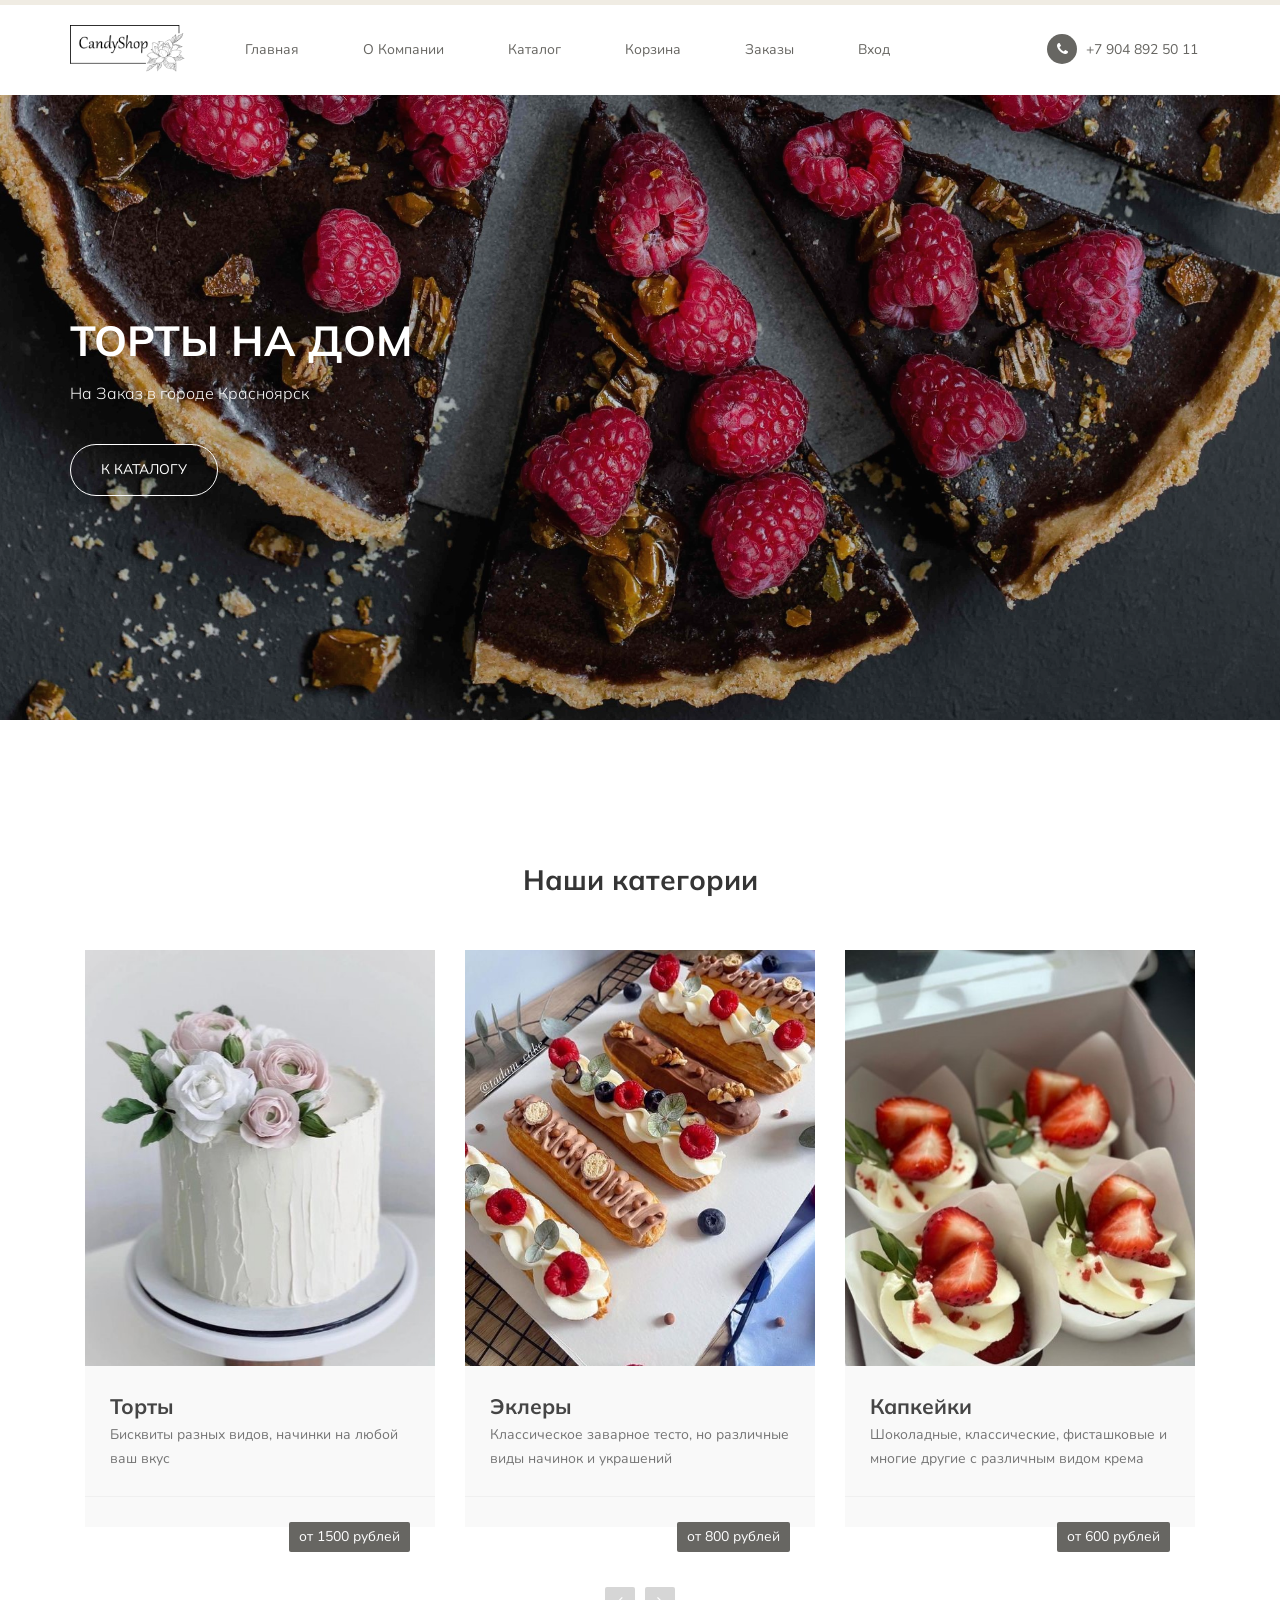
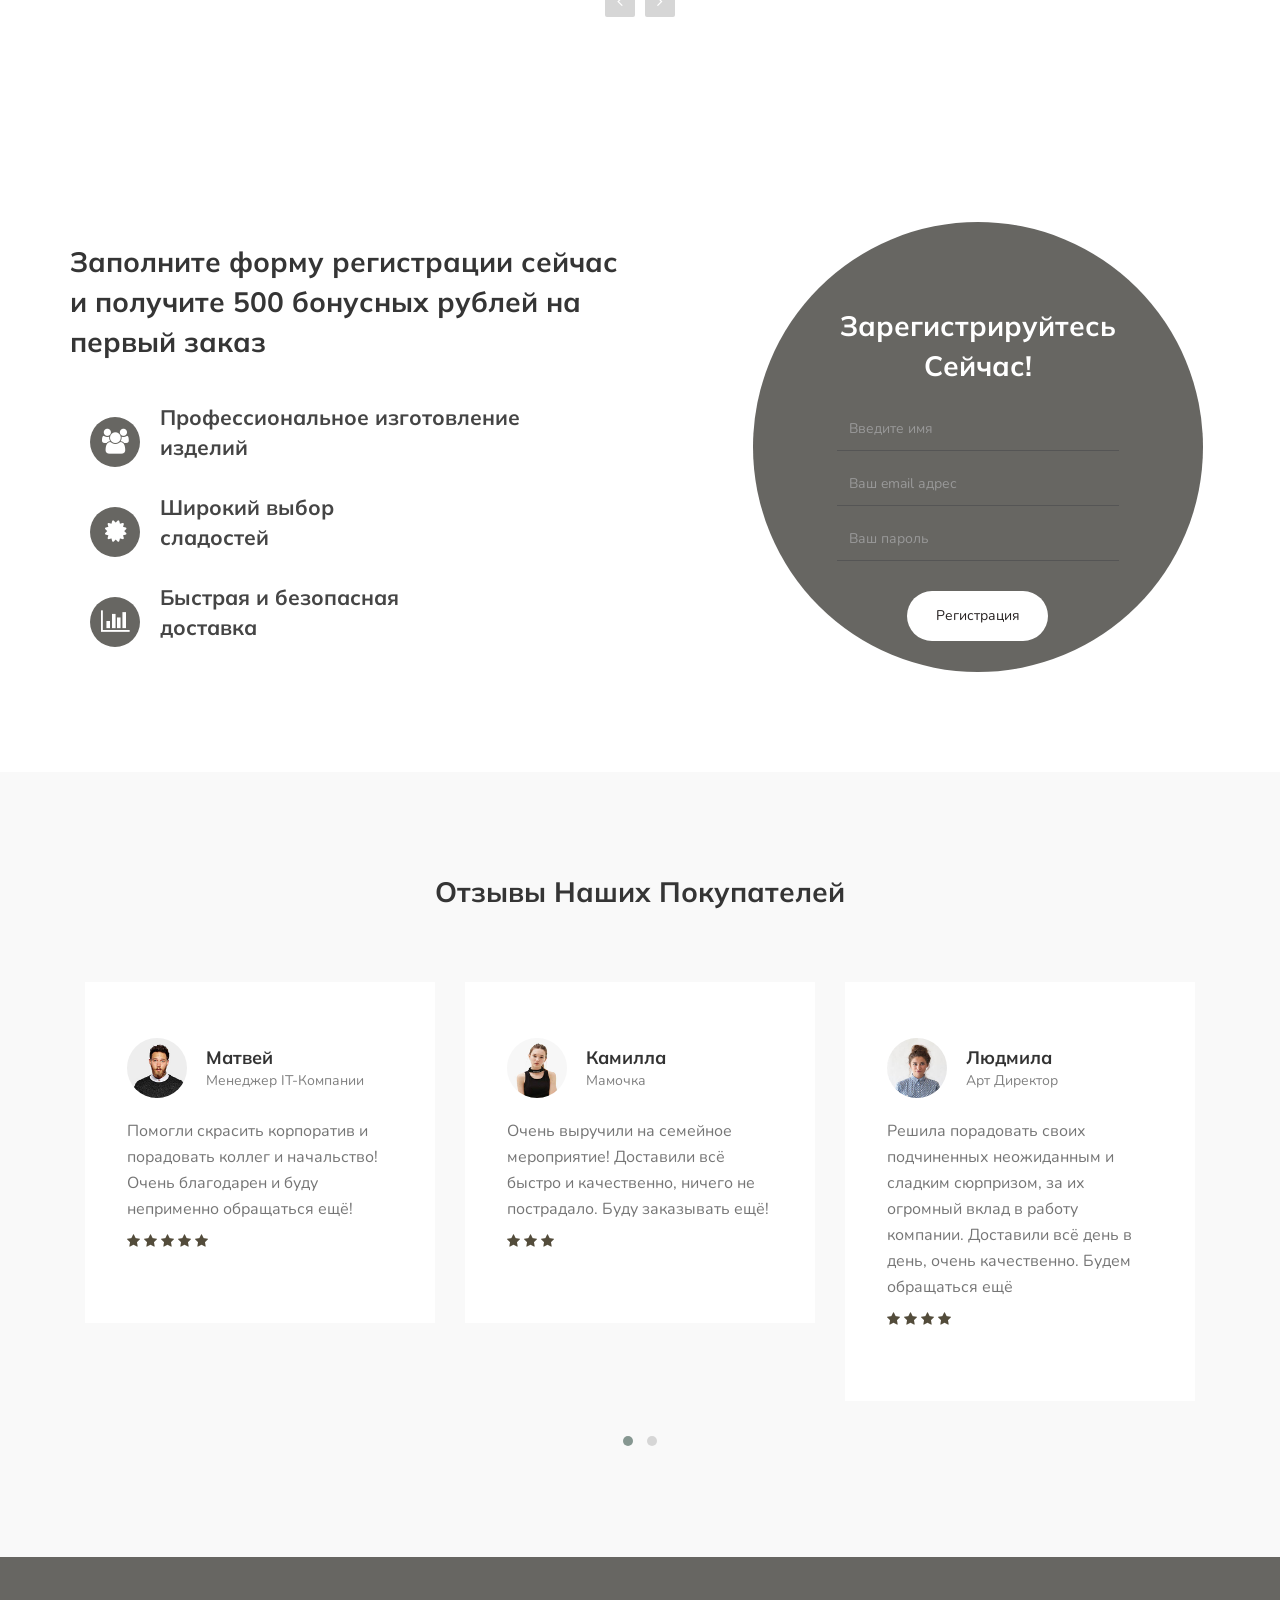
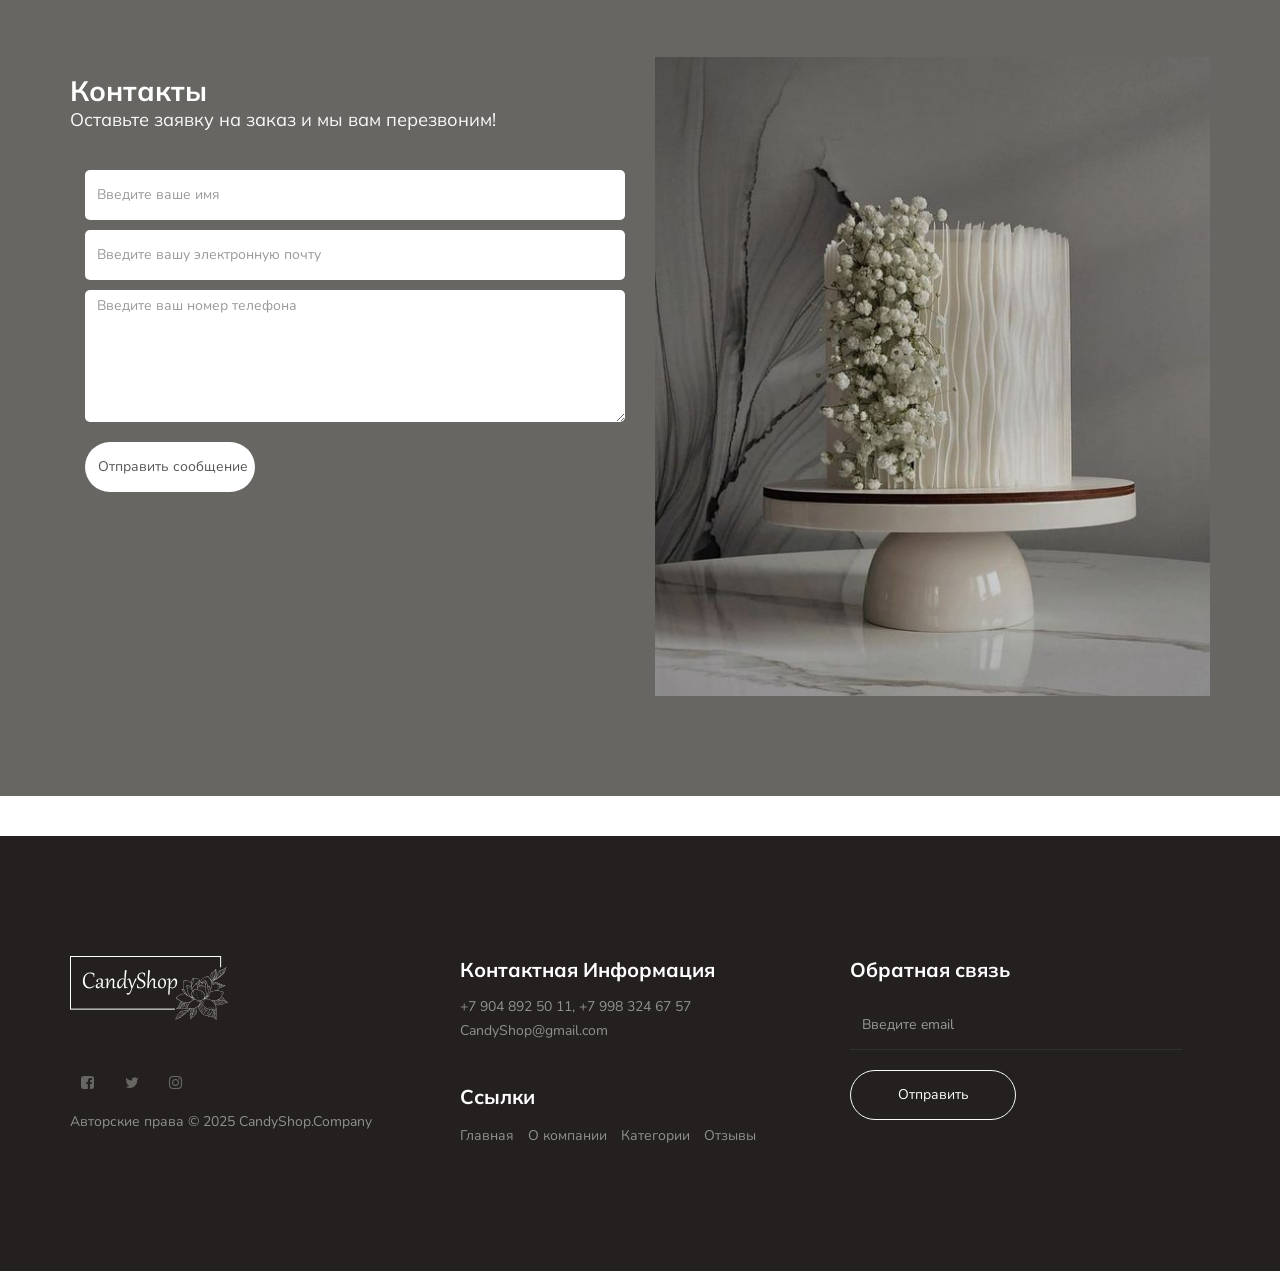
<file: index.html>
<!DOCTYPE html>
<html lang="ru">
<head>

     <title>CandyShop</title>
<!-- 

Known Template 

http://www.templatemo.com/tm-516-known

-->
     <meta charset="UTF-8">
     <meta http-equiv="X-UA-Compatible" content="IE=Edge">
     <meta name="description" content="">
     <meta name="keywords" content="">
     <meta name="author" content="">
     <meta name="viewport" content="width=device-width, initial-scale=1, maximum-scale=1">

     <link rel="stylesheet" href="css/bootstrap.min.css">
     <link rel="stylesheet" href="css/font-awesome.min.css">
     <link rel="stylesheet" href="css/owl.carousel.css">
     <link rel="stylesheet" href="css/owl.theme.default.min.css">

     <!-- подключение css -->
     <link rel="stylesheet" href="css/style.css.css">

</head>
<body id="top" data-spy="scroll" data-target=".navbar-collapse" data-offset="50">

     <section class="preloader">
          <div class="spinner">

               <span class="spinner-rotate"></span>
               
          </div>
     </section>


<!-- Меню -->
<section class="navbar custom-navbar navbar-fixed-top" role="navigation" style="padding-top: 10px; padding-bottom: 10px;">
  <div class="container" style="display: flex; align-items: center; justify-content: space-between;">
    <!-- Логотип -->
    <a href="index.html" class="navbar-brand" style="display: flex; align-items: center;">
      <img src="images/логотип.png" alt="CandyShop Logo" style="height: 50px; width: auto;">
    </a>
    <!-- Меню -->
    <div class="collapse navbar-collapse" style="flex: 1; margin-left: 20px;">
      <ul class="nav navbar-nav navbar-nav-first" style="display: flex; justify-content: flex-start; margin: 0; padding: 0;">
        <li style="margin-right: 20px;"><a href="index.html" class="smoothScroll">Главная</a></li>
        <li style="margin-right: 20px;"><a href="about.html" class="smoothScroll">О Компании</a></li>
        <li style="margin-right: 20px;"><a href="catalog.html" class="smoothScroll">Каталог</a></li>
        <li style="margin-right: 20px;"><a href="cart.html" class="smoothScroll">Корзина</a></li>
        <li style="margin-right: 20px;"><a href="orders.html" class="smoothScroll">Заказы</a></li>
        <li><a href="login.html" class="smoothScroll">Вход</a></li>
      </ul>
    </div>
    <!-- Контакт -->
    <ul class="nav navbar-nav navbar-right" style="margin: 0;">
      <li><a href="#"><i class="fa fa-phone"></i> +7 904 892 50 11</a></li>
    </ul>
  </div>
</section>

     <!-- Шапка Сайта -->
     <section id="home">
          <div class="row">

                    <div class="owl-carousel owl-theme home-slider">
                         <div class="item item-first">
                              <div class="caption">
                                   <div class="container">
                                        <div class="col-md-6 col-sm-12">
                                             <h1>ТОРТЫ НА ДОМ</h1>
                                             <h3>На Заказ в городе Красноярск</h3>
                                             <a href="catalog.html" class="section-btn btn btn-default smoothScroll">К КАТАЛОГУ</a>
                                        </div>
                                   </div>
                              </div>
                         </div>
                    </div>
          </div>
     </section>

<main style="padding: 40px 0;">
     <section id="courses">
          <div class="container">
               <div class="row">

                    <div class="col-md-12 col-sm-12">
                         <div class="section-title">
                              <h2>Наши категории <small></small></h2>
                         </div>

                         <div class="owl-carousel owl-theme owl-courses">
                              <div class="col-md-4 col-sm-4">
                                   <div class="item">
                                        <div class="courses-thumb">
                                             <div class="courses-top">
                                                  <div class="courses-image">
                                                       <img src="images/главная/торты.jpg" class="img-responsive" alt="">
                                                  </div>
                                             </div>

                                             <div class="courses-detail">
                                                  <h3><a href="#">Торты</a></h3>
                                                  <p>Бисквиты разных видов, начинки на любой ваш вкус</p>
                                             </div>

                                             <div class="courses-info">
                                                  <div class="courses-price">
                                                       <a href="#"><span>от 1500 рублей</span></a>
                                                  </div>
                                             </div>
                                        </div>
                                   </div>
                              </div>

                              <div class="col-md-4 col-sm-4">
                                   <div class="item">
                                        <div class="courses-thumb">
                                             <div class="courses-top">
                                                  <div class="courses-image">
                                                       <img src="images/главная/эклеры 10.jpg" class="img-responsive" alt="">
                                                  </div>
                                             </div>

                                             <div class="courses-detail">
                                                  <h3><a href="#">Эклеры</a></h3>
                                                  <p>Классическое заварное тесто, но различные виды начинок и украшений</p>
                                             </div>

                                             <div class="courses-info">
                                                  <div class="courses-price">
                                                       <a href="#"><span>от 800 рублей</span></a>
                                                  </div>
                                             </div>
                                        </div>
                                   </div>
                              </div>

                              <div class="col-md-4 col-sm-4">
                                   <div class="item">
                                        <div class="courses-thumb">
                                             <div class="courses-top">
                                                  <div class="courses-image">
                                                       <img src="images/главная/капкейки 12.jpg" class="img-responsive" alt="">
                                                  </div>
                                             </div>

                                             <div class="courses-detail">
                                                  <h3><a href="#">Капкейки</a></h3>
                                                  <p>Шоколадные, классические, фисташковые и многие другие с различным видом крема</p>
                                             </div>

                                             <div class="courses-info">
                                                  <div class="courses-price free">
                                                       <a href="#"><span>от 600 рублей</span></a>
                                                  </div>
                                             </div>
                                        </div>
                                   </div>
                              </div>

                              <div class="col-md-4 col-sm-4">
                                   <div class="item">
                                        <div class="courses-thumb">
                                             <div class="courses-top">
                                                  <div class="courses-image">
                                                       <img src="images/главная/чизкейк.jpg" class="img-responsive" alt="">
                                                  </div>
                                             </div>

                                             <div class="courses-detail">
                                                  <h3><a href="#">Чизкейки</a></h3>
                                                  <p>Ягодные, шоколадные, классические и многое другое</p>
                                             </div>

                                             <div class="courses-info">
                                                  <div class="courses-price">
                                                       <a href="#"><span>от 1000 рублей</span></a>
                                                  </div>
                                             </div>
                                        </div>
                                   </div>
                              </div>

                              <div class="col-md-4 col-sm-4">
                                   <div class="item">
                                        <div class="courses-thumb">
                                             <div class="courses-top">
                                                  <div class="courses-image">
                                                       <img src="images/главная/111.jpg" class="img-responsive" alt="">
                                                  </div>
                                             </div>

                                             <div class="courses-detail">
                                                  <h3><a href="#">Бенто Торт</a></h3>
                                                  <p>Всё те же любимые торты, но в меньшей и удобной форме для вас</p>
                                             </div>

                                             <div class="courses-info">
                                                  <div class="courses-price free">
                                                       <a href="#"><span>от 500 рублей</span></a>
                                                  </div>
                                             </div>
                                        </div>
                                   </div>
                              </div>

                         </div>

               </div>
          </div>
     </section>

          <!-- ABOUT -->
          <section id="about">
               <div class="container">
                    <div class="row">
     
                         <div class="col-md-6 col-sm-12">
                              <div class="about-info">
                                   <h2>Заполните форму регистрации сейчас и получите 500 бонусных рублей на первый заказ</h2>
     
                                   <figure>
                                        <span><i class="fa fa-users"></i></span>
                                        <figcaption>
                                             <h3>Профессиональное изготовление изделий</h3>
                                             <p></p>
                                        </figcaption>
                                   </figure>
     
                                   <figure>
                                        <span><i class="fa fa-certificate"></i></span>
                                        <figcaption>
                                             <h3>Широкий выбор сладостей</h3>
                                             <p></p>
                                        </figcaption>
                                   </figure>
     
                                   <figure>
                                        <span><i class="fa fa-bar-chart-o"></i></span>
                                        <figcaption>
                                             <h3>Быстрая и безопасная доставка</h3>
                                             <p></p>
                                        </figcaption>
                                   </figure>
                              </div>
                         </div>
     
                         <div class="col-md-offset-1 col-md-4 col-sm-12">
                              <div class="entry-form">
                                   <form action="#" method="post">
                                        <h2>Зарегистрируйтесь Сейчас!</h2>
                                        <input type="text" name="full name" class="form-control" placeholder="Введите имя" required="">
     
                                        <input type="email" name="email" class="form-control" placeholder="Ваш email адрес" required="">
     
                                        <input type="password" name="password" class="form-control" placeholder="Ваш пароль" required="">
     
                                        <button class="submit-btn form-control" id="form-submit">Регистрация</button>
                                   </form>
                              </div>
                         </div>
     
                    </div>
               </div>
          </section>

     <!-- TESTIMONIAL -->
     <section id="testimonial">
          <div class="container">
               <div class="row">

                    <div class="col-md-12 col-sm-12">
                         <div class="section-title">
                              <h2>Отзывы Наших Покупателей <small></small></h2>
                         </div>

                         <div class="owl-carousel owl-theme owl-client">
                              <div class="col-md-4 col-sm-4">
                                   <div class="item">
                                        <div class="tst-image">
                                             <img src="images/tst-image1.jpg" class="img-responsive" alt="">
                                        </div>
                                        <div class="tst-author">
                                             <h4>Матвей</h4>
                                             <span>Менеджер IT-Компании</span>
                                        </div>
                                        <p>Помогли скрасить корпоратив и порадовать коллег и начальство! Очень благодарен и буду неприменно обращаться ещё!</p>
                                        <div class="tst-rating">
                                             <i class="fa fa-star"></i>
                                             <i class="fa fa-star"></i>
                                             <i class="fa fa-star"></i>
                                             <i class="fa fa-star"></i>
                                             <i class="fa fa-star"></i>
                                        </div>
                                   </div>
                              </div>

                              <div class="col-md-4 col-sm-4">
                                   <div class="item">
                                        <div class="tst-image">
                                             <img src="images/tst-image2.jpg" class="img-responsive" alt="">
                                        </div>
                                        <div class="tst-author">
                                             <h4>Камилла</h4>
                                             <span>Мамочка</span>
                                        </div>
                                        <p>Очень выручили на семейное мероприятие! Доставили всё быстро и качественно, ничего не пострадало. Буду заказывать ещё!</p>
                                        <div class="tst-rating">
                                             <i class="fa fa-star"></i>
                                             <i class="fa fa-star"></i>
                                             <i class="fa fa-star"></i>
                                        </div>
                                   </div>
                              </div>

                              <div class="col-md-4 col-sm-4">
                                   <div class="item">
                                        <div class="tst-image">
                                             <img src="images/tst-image3.jpg" class="img-responsive" alt="">
                                        </div>
                                        <div class="tst-author">
                                             <h4>Людмила</h4>
                                             <span>Арт Директор</span>
                                        </div>
                                        <p>Решила порадовать своих подчиненных неожиданным и сладким сюрпризом, за их огромный вклад в работу компании. Доставили всё день в день, очень качественно. Будем обращаться ещё</p>
                                        <div class="tst-rating">
                                             <i class="fa fa-star"></i>
                                             <i class="fa fa-star"></i>
                                             <i class="fa fa-star"></i>
                                             <i class="fa fa-star"></i>
                                        </div>
                                   </div>
                              </div>

                              <div class="col-md-4 col-sm-4">
                                   <div class="item">
                                        <div class="tst-image">
                                             <img src="images/tst-image4.jpg" class="img-responsive" alt="">
                                        </div>
                                        <div class="tst-author">
                                             <h4>Андрей Викторович</h4>
                                             <span>Мед Брат</span>
                                        </div>
                                        <p>Порадовал коллег десертами, чтобы скрасить тяжкие рабочие дни.</p>
                                        <div class="tst-rating">
                                             <i class="fa fa-star"></i>
                                             <i class="fa fa-star"></i>
                                             <i class="fa fa-star"></i>
                                             <i class="fa fa-star"></i>
                                        </div>
                                   </div>
                              </div>

                         </div>

               </div>
          </div>
     </section> 


     <!-- Обратная связь -->
     <section id="contact">
          <div class="container">
               <div class="row">

                    <div class="col-md-6 col-sm-12">
                         <form id="contact-form" role="form" action="" method="post">
                              <div class="section-title">
                                   <h2>Контакты <small>Оставьте заявку на заказ и мы вам перезвоним!</small></h2>
                              </div>

                              <div class="col-md-12 col-sm-12">
                                   <input type="text" class="form-control" placeholder="Введите ваше имя" name="name" required="">
                    
                                   <input type="email" class="form-control" placeholder="Введите вашу электронную почту" name="email" required="">

                                   <textarea class="form-control" rows="6" placeholder="Введите ваш номер телефона" name="message" required=""></textarea>
                              </div>

                              <div class="col-md-4 col-sm-12">
                                   <input type="submit" class="form-control" name="Оставьте ваш комментарий" value="Отправить сообщение">
                              </div>

                         </form>
                    </div>

                    <div class="col-md-6 col-sm-12">
                         <div class="contact-image">
                              <img src="images/3ef518510c2d0c9fa53f1ccfd5e5aecd.jpg" class="img-responsive" alt="Smiling Two Girls">
                         </div>
                    </div>

               </div>
          </div>
     </section>       

</main>
     <!-- Футер -->
     <footer id="footer">
          <div class="container">
               <div class="row">

                   <div class="col-md-4 col-sm-6">
                    <div class="footer-info">
                         <div class="section-title">
                              <a href="index.html">
                                  <img src="images/логотип 2.png" alt="CandyShop Logo" style="max-width: 100%; height: auto;">
                              </a>
                          </div>

                              <ul class="social-icon">
                                   <li><a href="#" class="fa fa-facebook-square" attr="facebook icon"></a></li>
                                   <li><a href="#" class="fa fa-twitter"></a></li>
                                   <li><a href="#" class="fa fa-instagram"></a></li>
                              </ul>

                              <div class="copyright-text"> 
                                   <p>Авторские права &copy; 2025 CandyShop.Company</p>
                              </div>
                         </div>
                    </div>

                    <div class="col-md-4 col-sm-6">
                         <div class="footer-info">
                              <div class="section-title">
                                   <h2>Контактная Информация</h2>
                              </div>
                              <address>
                                   <p>+7 904 892 50 11, +7 998 324 67 57</p>
                                   <p><a href="mailto:youremail.com">CandyShop@gmail.com</a></p>
                              </address>

                              <div class="footer_menu">
                                   <h2>Ссылки</h2>
                                   <ul>
                                        <li><a href="#">Главная</a></li>
                                        <li><a href="#">О компании</a></li>
                                        <li><a href="#">Категории</a></li>
                                        <li><a href="#">Отзывы</a></li>
                                   </ul>
                              </div>
                         </div>
                    </div>

                    <div class="col-md-4 col-sm-12">
                         <div class="footer-info newsletter-form">
                              <div class="section-title">
                                   <h2>Обратная связь</h2>
                              </div>
                              <div>
                                   <div class="form-group">
                                        <form action="#" method="get">
                                             <input type="email" class="form-control" placeholder="Введите email" name="email" id="email" required="">
                                             <input type="submit" class="form-control" name="submit" id="form-submit" value="Отправить">
                                        </form>
                                   </div>
                              </div>
                         </div>
                    </div>
                    
               </div>
          </div>
     </footer>


     <!-- SCRIPTS -->
     <script src="js/jquery.js"></script>
     <script src="js/bootstrap.min.js"></script>
     <script src="js/owl.carousel.min.js"></script>
     <script src="js/smoothscroll.js"></script>
     <script src="js/custom.js"></script>

</body>
</html>
</file>
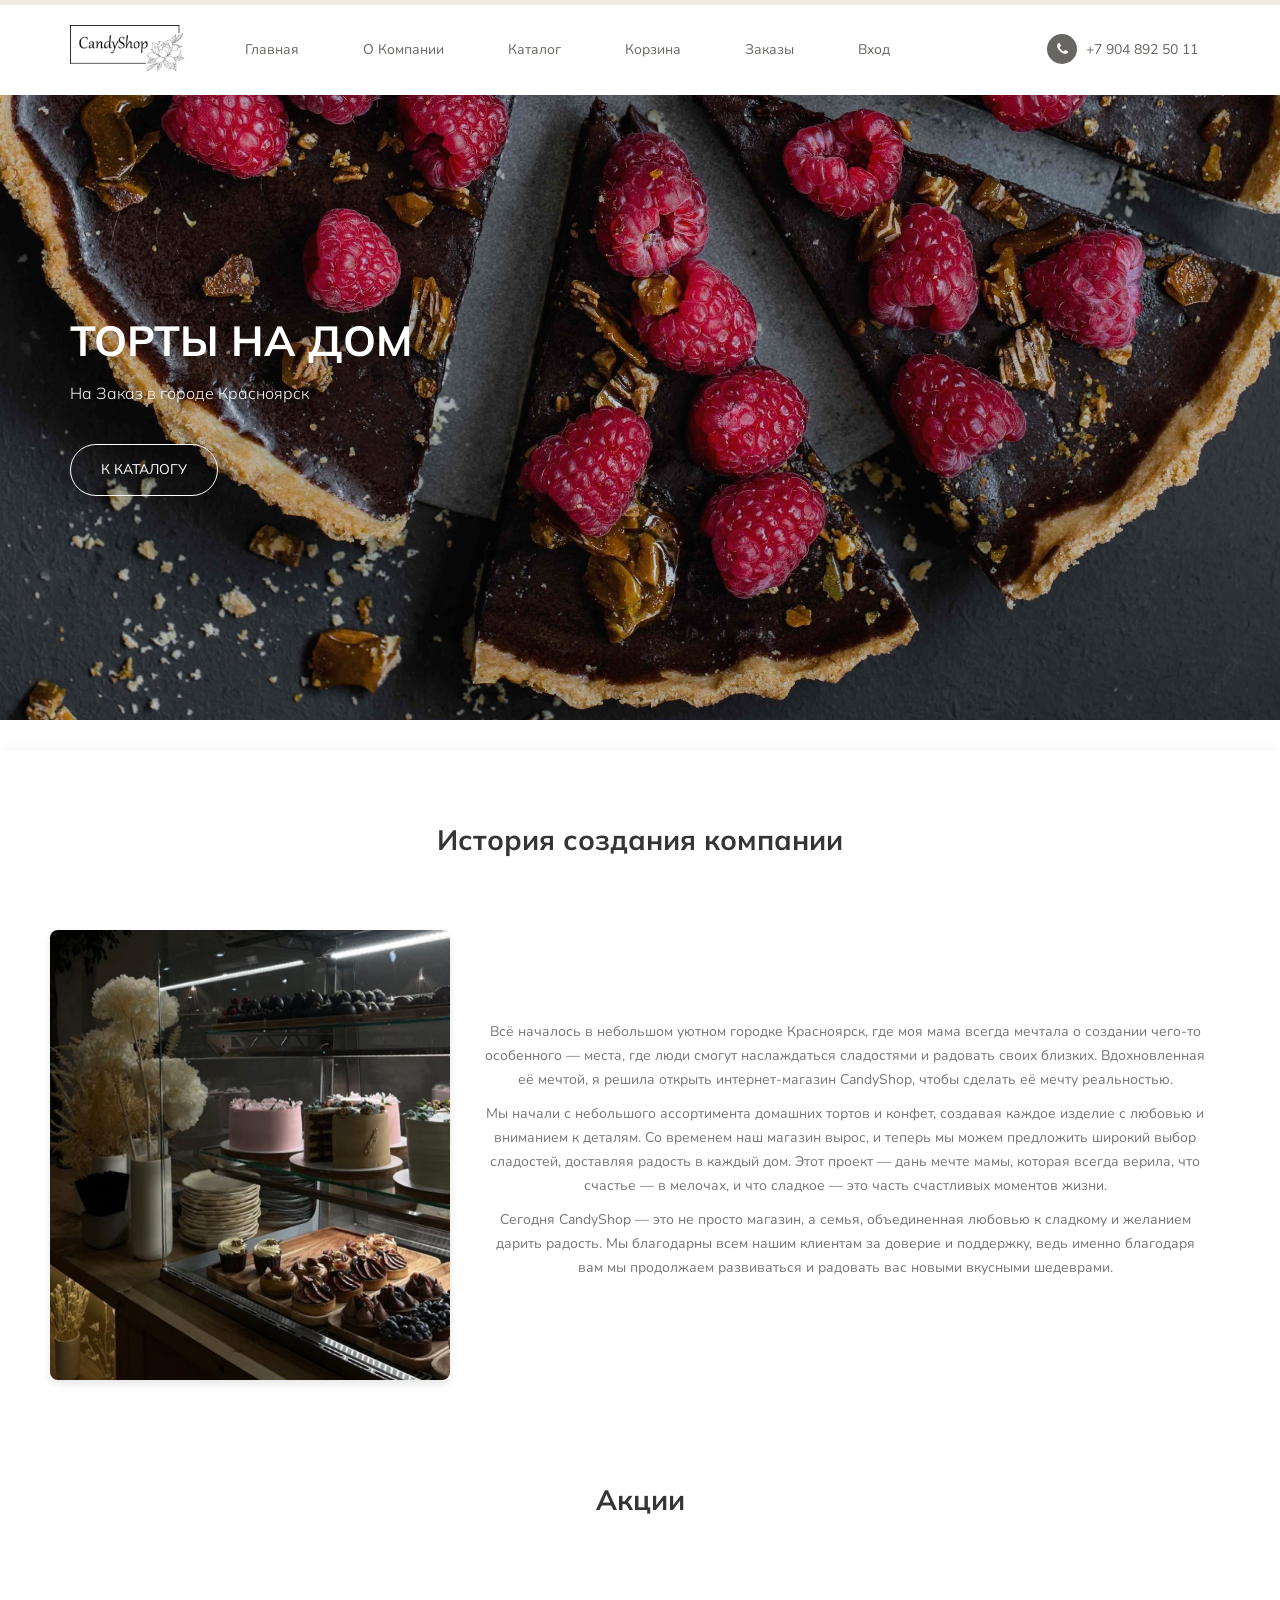
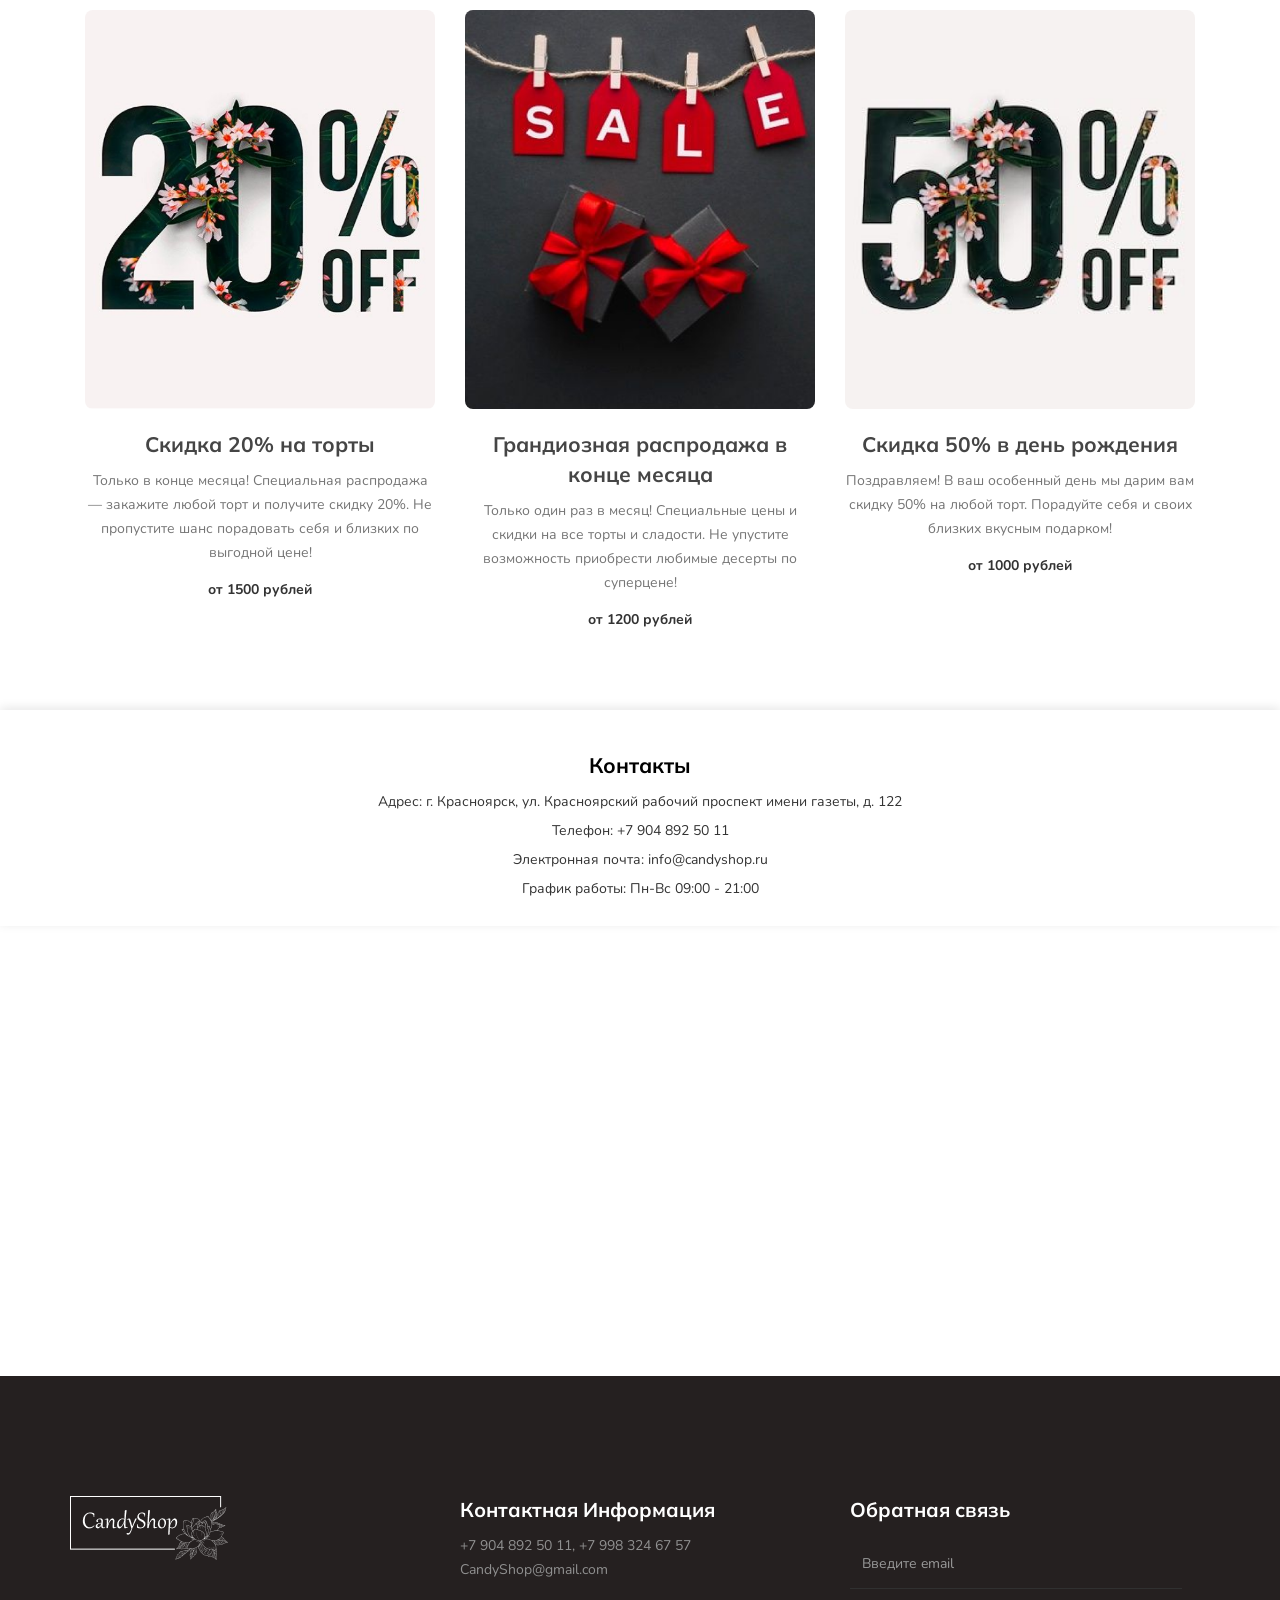
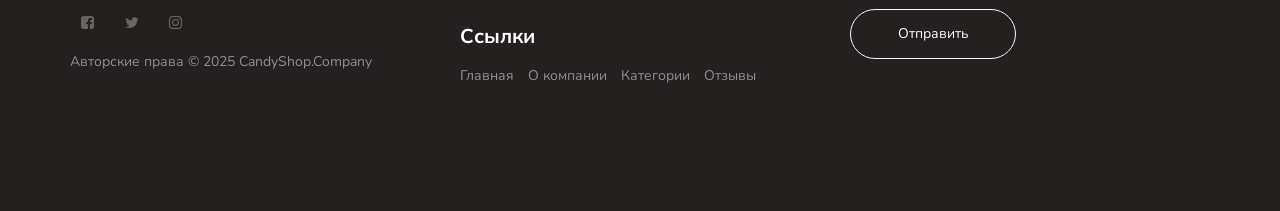
<file: about.html>
<!DOCTYPE html>
<html lang="ru">
<head>

     <title>CandyShop</title>
<!-- 

Known Template 

http://www.templatemo.com/tm-516-known

-->
     <meta charset="UTF-8">
     <meta http-equiv="X-UA-Compatible" content="IE=Edge">
     <meta name="description" content="">
     <meta name="keywords" content="">
     <meta name="author" content="">
     <meta name="viewport" content="width=device-width, initial-scale=1, maximum-scale=1">

     <link rel="stylesheet" href="css/bootstrap.min.css">
     <link rel="stylesheet" href="css/font-awesome.min.css">
     <link rel="stylesheet" href="css/owl.carousel.css">
     <link rel="stylesheet" href="css/owl.theme.default.min.css">

     <!-- подключение css -->
     <link rel="stylesheet" href="css/style.css.css">

</head>
<body id="top" data-spy="scroll" data-target=".navbar-collapse" data-offset="50">

     <section class="preloader">
          <div class="spinner">

               <span class="spinner-rotate"></span>
               
          </div>
     </section>


<!-- Меню -->
<section class="navbar custom-navbar navbar-fixed-top" role="navigation" style="padding-top: 10px; padding-bottom: 10px;">
  <div class="container" style="display: flex; align-items: center; justify-content: space-between;">
    <!-- Логотип -->
    <a href="index.html" class="navbar-brand" style="display: flex; align-items: center;">
      <img src="images/логотип.png" alt="CandyShop Logo" style="height: 50px; width: auto;">
    </a>
    <!-- Меню -->
    <div class="collapse navbar-collapse" style="flex: 1; margin-left: 20px;">
      <ul class="nav navbar-nav navbar-nav-first" style="display: flex; justify-content: flex-start; margin: 0; padding: 0;">
        <li style="margin-right: 20px;"><a href="index.html" class="smoothScroll">Главная</a></li>
        <li style="margin-right: 20px;"><a href="about.html" class="smoothScroll">О Компании</a></li>
        <li style="margin-right: 20px;"><a href="catalog.html" class="smoothScroll">Каталог</a></li>
        <li style="margin-right: 20px;"><a href="cart.html" class="smoothScroll">Корзина</a></li>
        <li style="margin-right: 20px;"><a href="orders.html" class="smoothScroll">Заказы</a></li>
        <li><a href="login.html" class="smoothScroll">Вход</a></li>
      </ul>
    </div>
    <!-- Контакт -->
    <ul class="nav navbar-nav navbar-right" style="margin: 0;">
      <li><a href="#"><i class="fa fa-phone"></i> +7 904 892 50 11</a></li>
    </ul>
  </div>
</section>


     <!-- Шапка Сайта -->
     <section id="home">
          <div class="row">

                    <div class="owl-carousel owl-theme home-slider">
                         <div class="item item-first">
                              <div class="caption">
                                   <div class="container">
                                        <div class="col-md-6 col-sm-12">
                                             <h1>ТОРТЫ НА ДОМ</h1>
                                             <h3>На Заказ в городе Красноярск</h3>
                                             <a href="catalog.html" class="section-btn btn btn-default smoothScroll">К КАТАЛОГУ</a>
                                        </div>
                                   </div>
                              </div>
                         </div>
                    </div>
          </div>
     </section>

<section id="history" style="background-color: #fff; padding: 50px 20px; box-shadow: 0 4px 15px rgba(0,0,0,0.1); margin-top: 30px;">
    <div class="container">
        <h2 class="section-title" style="text-align: center; margin-bottom: 30px;">История создания компании</h2>
        <div class="row align-items-center justify-content-center" style="display: flex; flex-wrap: wrap; align-items: center;">
            <!-- Большая фотография слева -->
            <div class="col-md-4 d-flex justify-content-center mb-4 mb-md-0" style="flex: 1; display: flex; justify-content: center;">
                <img src="images/гр.png" alt="История" style="width: 400px; height: auto; border-radius: 8px; box-shadow: 0 4px 8px rgba(0,0,0,0.1);">
            </div>
            <!-- Текст справа -->
            <div class="col-md-8" style="flex: 2; font-size: 22px; line-height: 1.6; text-align: center; padding-left: 40px; padding-right: 20px;">
                <p>
                    Всё началось в небольшом уютном городке Красноярск, где моя мама всегда мечтала о создании чего-то особенного — места, где люди смогут наслаждаться сладостями и радовать своих близких. Вдохновленная её мечтой, я решила открыть интернет-магазин CandyShop, чтобы сделать её мечту реальностью.
                </p>
                <p>
                    Мы начали с небольшого ассортимента домашних тортов и конфет, создавая каждое изделие с любовью и вниманием к деталям. Со временем наш магазин вырос, и теперь мы можем предложить широкий выбор сладостей, доставляя радость в каждый дом. Этот проект — дань мечте мамы, которая всегда верила, что счастье — в мелочах, и что сладкое — это часть счастливых моментов жизни.
                </p>
                <p>
                    Сегодня CandyShop — это не просто магазин, а семья, объединенная любовью к сладкому и желанием дарить радость. Мы благодарны всем нашим клиентам за доверие и поддержку, ведь именно благодаря вам мы продолжаем развиваться и радовать вас новыми вкусными шедеврами.
                </p>
            </div>
        </div>
    </div>
</section>
<!-- Раздел Акции -->
<section id="promotions" style="padding: 50px 20px; background-color: #fff;">
  <div class="container">
    <div class="section-title text-center" style="margin-bottom: 40px;">
      <h2>Акции <small></small></h2>
    </div>
    <div class="owl-carousel owl-theme owl-promotions" style="display: flex; flex-wrap: wrap; justify-content: center;">
      
      <!-- Пример акции -->
      <div class="col-md-4 col-sm-6" style="margin-bottom: 30px;">
        <div class="promotion-item" style="border: none; box-shadow: none; text-align: center;">
          
          <!-- Место для фото -->
          <div class="promotion-image" style="margin-bottom: 15px;">
            <img src="images/скидка 1.jpg" alt="Акция" style="width: 100%; height: auto; border-radius: 8px;">
          </div>
          
          <!-- Заголовок -->
          <h3 style="margin-bottom: 10px;">Скидка 20% на торты</h3>
          
          <!-- Описание -->
          <p style="margin-bottom: 15px;">Только в конце месяца! Специальная распродажа — закажите любой торт и получите скидку 20%. Не пропустите шанс порадовать себя и близких по выгодной цене!</p>
          
          <!-- Цена или ссылка -->
          <div class="promotion-info">
            <a href="#" style="text-decoration: none; color: #333; font-weight: bold;">от 1500 рублей</a>
          </div>
        </div>
      </div>
       <div class="col-md-4 col-sm-6" style="margin-bottom: 30px;">
        <div class="promotion-item" style="border: none; box-shadow: none; text-align: center;">
          
          <!-- Место для фото -->
          <div class="promotion-image" style="margin-bottom: 15px;">
            <img src="images/скидка 3.jpg" alt="Акция" style="width: 100%; height: auto; border-radius: 8px;">
          </div>
          
          <!-- Заголовок -->
          <h3 style="margin-bottom: 10px;">Грандиозная распродажа в конце месяца</h3>
          
          <!-- Описание -->
          <p style="margin-bottom: 15px;">Только один раз в месяц! Специальные цены и скидки на все торты и сладости. Не упустите возможность приобрести любимые десерты по суперцене!</p>
          
          <!-- Цена или ссылка -->
          <div class="promotion-info">
            <a href="#" style="text-decoration: none; color: #333; font-weight: bold;">от 1200 рублей</a>
          </div>
        </div>
      </div>
       <div class="col-md-4 col-sm-6" style="margin-bottom: 30px;">
        <div class="promotion-item" style="border: none; box-shadow: none; text-align: center;">
          
          <!-- Место для фото -->
          <div class="promotion-image" style="margin-bottom: 15px;">
            <img src="images/скидка 2.jpg" alt="Акция" style="width: 100%; height: auto; border-radius: 8px;">
          </div>
          
          <!-- Заголовок -->
          <h3 style="margin-bottom: 10px;">Скидка 50% в день рождения</h3>
          
          <!-- Описание -->
          <p style="margin-bottom: 15px;">Поздравляем! В ваш особенный день мы дарим вам скидку 50% на любой торт. Порадуйте себя и своих близких вкусным подарком!</p>
          
          <!-- Цена или ссылка -->
          <div class="promotion-info">
            <a href="#" style="text-decoration: none; color: #333; font-weight: bold;">от 1000 рублей</a>
          </div>
        </div>
      </div>
      <!-- Можно добавить еще акции по аналогии -->
      
    </div>
  </div>
</section>
<!-- Контактная информация -->
<section style="background-color: #fff; padding: 20px 0; box-shadow: 0 -2px 10px rgba(0,0,0,0.1); position: relative; z-index: 10;">
  <div class="container" style="max-width: 1200px; margin: 0 auto; text-align: center;">
    <h3 style="color: #000; margin-bottom: 10px;">Контакты</h3>
    <p style="margin: 5px 0; color: #333;">Адрес: г. Красноярск, ул. Красноярский рабочий проспект имени газеты, д. 122</p>
    <p style="margin: 5px 0; color: #333;">Телефон: +7 904 892 50 11</p>
    <p style="margin: 5px 0; color: #333;">Электронная почта: info@candyshop.ru</p>
    <p style="margin: 5px 0; color: #333;">График работы: Пн-Вс 09:00 - 21:00</p>
  </div>
</section>

<!-- Карта во всю ширину -->
<section style="margin: 0; padding: 0;">
  <iframe
    src="https://www.google.com/maps/embed?pb=!1m18!1m12!1m3!1d2230.869121176132!2d92.92608717599506!3d56.00361967317808!2m3!1f0!2f0!3f0!3m2!1i1024!2i768!4f13.1!3m3!1m2!1s0x5cd7afef2d49e1ad%3A0x659a0ae3c22dd54!2z0L_RgNC-0YHQvy4g0LjQvNC10L3QuCDQs9Cw0LfQtdGC0Ysg0JrRgNCw0YHQvdC-0Y_RgNGB0LrQuNC5INCg0LDQsdC-0YfQuNC5LCAxMjIsINCa0YDQsNGB0L3QvtGP0YDRgdC6LCDQmtGA0LDRgdC90L7Rj9GA0YHQutC40Lkg0LrRgNCw0LksIDY2MDA5NQ!5e0!3m2!1sru!2sru!4v1747343964664!5m2!1sru!2sru"
    width="100%"
    height="450"
    style="border:0; margin: 0; padding: 0; display: block;"
    allowfullscreen=""
    loading="lazy"
    referrerpolicy="no-referrer-when-downgrade">
  </iframe>
</section>
  <!-- Футер -->
     <footer id="footer">
          <div class="container">
               <div class="row">

                   <div class="col-md-4 col-sm-6">
                    <div class="footer-info">
                         <div class="section-title">
                              <a href="index.html">
                                  <img src="images/логотип 2.png" alt="CandyShop Logo" style="max-width: 100%; height: auto;">
                              </a>
                          </div>

                              <ul class="social-icon">
                                   <li><a href="#" class="fa fa-facebook-square" attr="facebook icon"></a></li>
                                   <li><a href="#" class="fa fa-twitter"></a></li>
                                   <li><a href="#" class="fa fa-instagram"></a></li>
                              </ul>

                              <div class="copyright-text"> 
                                   <p>Авторские права &copy; 2025 CandyShop.Company</p>
                              </div>
                         </div>
                    </div>

                    <div class="col-md-4 col-sm-6">
                         <div class="footer-info">
                              <div class="section-title">
                                   <h2>Контактная Информация</h2>
                              </div>
                              <address>
                                   <p>+7 904 892 50 11, +7 998 324 67 57</p>
                                   <p><a href="mailto:youremail.com">CandyShop@gmail.com</a></p>
                              </address>

                              <div class="footer_menu">
                                   <h2>Ссылки</h2>
                                   <ul>
                                        <li><a href="#">Главная</a></li>
                                        <li><a href="#">О компании</a></li>
                                        <li><a href="#">Категории</a></li>
                                        <li><a href="#">Отзывы</a></li>
                                   </ul>
                              </div>
                         </div>
                    </div>

                    <div class="col-md-4 col-sm-12">
                         <div class="footer-info newsletter-form">
                              <div class="section-title">
                                   <h2>Обратная связь</h2>
                              </div>
                              <div>
                                   <div class="form-group">
                                        <form action="#" method="get">
                                             <input type="email" class="form-control" placeholder="Введите email" name="email" id="email" required="">
                                             <input type="submit" class="form-control" name="submit" id="form-submit" value="Отправить">
                                        </form>
                                   </div>
                              </div>
                         </div>
                    </div>
                    
               </div>
          </div>
     </footer>


     <!-- SCRIPTS -->
     <script src="js/jquery.js"></script>
     <script src="js/bootstrap.min.js"></script>
     <script src="js/owl.carousel.min.js"></script>
     <script src="js/smoothscroll.js"></script>
     <script src="js/custom.js"></script>

</body>
</html>
</file>
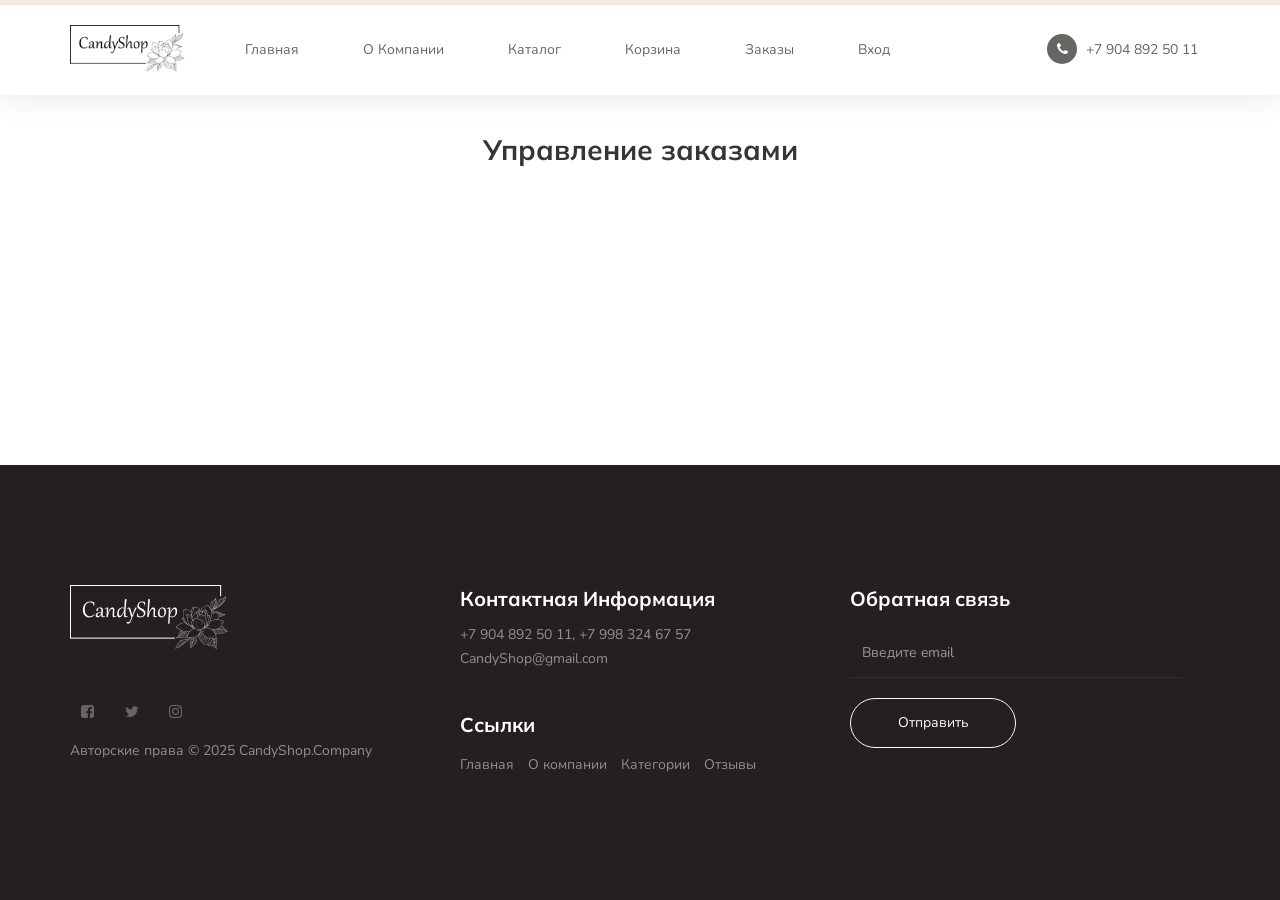
<file: admin.html>
<!DOCTYPE html>
<html lang="ru">
<head>

     <title>CandyShop</title>
<!-- 

Known Template 

http://www.templatemo.com/tm-516-known

-->
     <meta charset="UTF-8">
     <meta http-equiv="X-UA-Compatible" content="IE=Edge">
     <meta name="description" content="">
     <meta name="keywords" content="">
     <meta name="author" content="">
     <meta name="viewport" content="width=device-width, initial-scale=1, maximum-scale=1">

     <link rel="stylesheet" href="css/bootstrap.min.css">
     <link rel="stylesheet" href="css/font-awesome.min.css">
     <link rel="stylesheet" href="css/owl.carousel.css">
     <link rel="stylesheet" href="css/owl.theme.default.min.css">

     <!-- подключение css -->
     <link rel="stylesheet" href="css/style.css.css">

</head>
<body id="top" data-spy="scroll" data-target=".navbar-collapse" data-offset="50">

     <section class="preloader">
          <div class="spinner">

               <span class="spinner-rotate"></span>
               
          </div>
     </section>


<!-- Меню -->
<section class="navbar custom-navbar navbar-fixed-top" role="navigation" style="padding-top: 10px; padding-bottom: 10px;">
  <div class="container" style="display: flex; align-items: center; justify-content: space-between;">
    <!-- Логотип -->
    <a href="index.html" class="navbar-brand" style="display: flex; align-items: center;">
      <img src="images/логотип.png" alt="CandyShop Logo" style="height: 50px; width: auto;">
    </a>
    <!-- Меню -->
    <div class="collapse navbar-collapse" style="flex: 1; margin-left: 20px;">
      <ul class="nav navbar-nav navbar-nav-first" style="display: flex; justify-content: flex-start; margin: 0; padding: 0;">
        <li style="margin-right: 20px;"><a href="index.html" class="smoothScroll">Главная</a></li>
        <li style="margin-right: 20px;"><a href="about.html" class="smoothScroll">О Компании</a></li>
        <li style="margin-right: 20px;"><a href="catalog.html" class="smoothScroll">Каталог</a></li>
        <li style="margin-right: 20px;"><a href="cart.html" class="smoothScroll">Корзина</a></li>
        <li style="margin-right: 20px;"><a href="orders.html" class="smoothScroll">Заказы</a></li>
        <li><a href="login.html" class="smoothScroll">Вход</a></li>
      </ul>
    </div>
    <!-- Контакт -->
    <ul class="nav navbar-nav navbar-right" style="margin: 0;">
      <li><a href="#"><i class="fa fa-phone"></i> +7 904 892 50 11</a></li>
    </ul>
  </div>
</section>

     <main style="padding: 40px 0;">
        <div class="container mt-5">
            <h2 class="text-center">Управление заказами</h2>
            <div id="ordersList"></div>
        </div>
    </main>

        
        <!-- Футер -->
     <footer id="footer">
          <div class="container">
               <div class="row">

                   <div class="col-md-4 col-sm-6">
                    <div class="footer-info">
                         <div class="section-title">
                              <a href="index.html">
                                  <img src="images/логотип 2.png" alt="CandyShop Logo" style="max-width: 100%; height: auto;">
                              </a>
                          </div>

                              <ul class="social-icon">
                                   <li><a href="#" class="fa fa-facebook-square" attr="facebook icon"></a></li>
                                   <li><a href="#" class="fa fa-twitter"></a></li>
                                   <li><a href="#" class="fa fa-instagram"></a></li>
                              </ul>

                              <div class="copyright-text"> 
                                   <p>Авторские права &copy; 2025 CandyShop.Company</p>
                              </div>
                         </div>
                    </div>
  
                      <div class="col-md-4 col-sm-6">
                           <div class="footer-info">
                                <div class="section-title">
                                     <h2>Контактная Информация</h2>
                                </div>
                                <address>
                                     <p>+7 904 892 50 11, +7 998 324 67 57</p>
                                     <p><a href="mailto:youremail.com">CandyShop@gmail.com</a></p>
                                </address>
  
                                <div class="footer_menu">
                                     <h2>Ссылки</h2>
                                     <ul>
                                          <li><a href="#">Главная</a></li>
                                          <li><a href="#">О компании</a></li>
                                          <li><a href="#">Категории</a></li>
                                          <li><a href="#">Отзывы</a></li>
                                     </ul>
                                </div>
                           </div>
                      </div>
  
                      <div class="col-md-4 col-sm-12">
                           <div class="footer-info newsletter-form">
                                <div class="section-title">
                                     <h2>Обратная связь</h2>
                                </div>
                                <div>
                                     <div class="form-group">
                                          <form action="#" method="get">
                                               <input type="email" class="form-control" placeholder="Введите email" name="email" id="email" required="">
                                               <input type="submit" class="form-control" name="submit" id="form-submit" value="Отправить">
                                          </form>
                                     </div>
                                </div>
                           </div>
                      </div>
                      
                 </div>
            </div>
       </footer>
  
  
       <!-- SCRIPTS -->
       <script src="js/jquery.js"></script>
       <script src="js/bootstrap.min.js"></script>
       <script src="js/owl.carousel.min.js"></script>
       <script src="js/smoothscroll.js"></script>
       <script src="js/custom.js"></script>
       <script src="js/cart.js"></script>
  </body>
  </html>
</file>
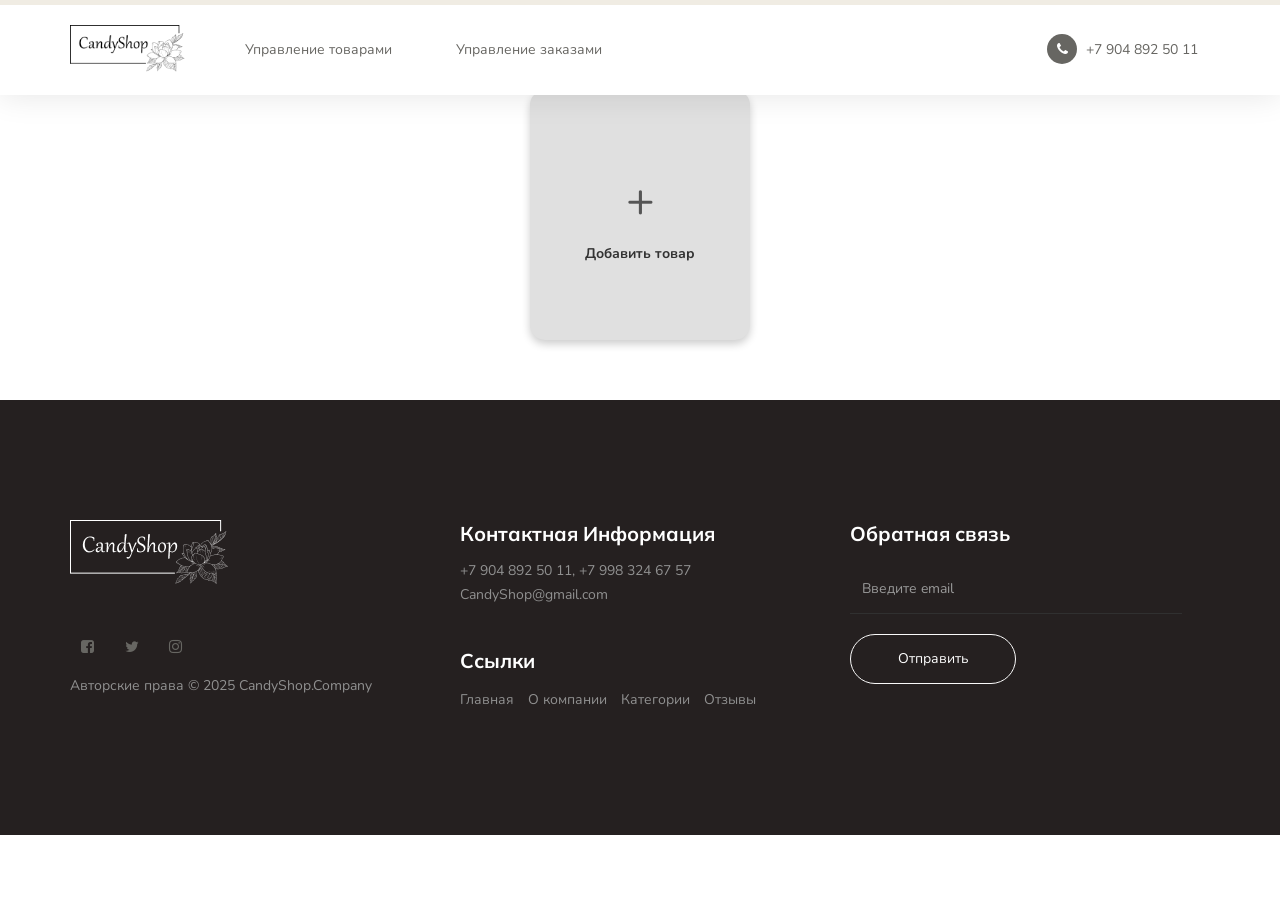
<file: administrator.html>
<!DOCTYPE html>
<html lang="ru">
<head>

     <title>CandyShop</title>
<!-- 

Known Template 

http://www.templatemo.com/tm-516-known

-->
     <meta charset="UTF-8">
     <meta http-equiv="X-UA-Compatible" content="IE=Edge">
     <meta name="description" content="">
     <meta name="keywords" content="">
     <meta name="author" content="">
     <meta name="viewport" content="width=device-width, initial-scale=1, maximum-scale=1">

     <link rel="stylesheet" href="css/bootstrap.min.css">
     <link rel="stylesheet" href="css/font-awesome.min.css">
     <link rel="stylesheet" href="css/owl.carousel.css">
     <link rel="stylesheet" href="css/owl.theme.default.min.css">

     <!-- подключение css -->
     <link rel="stylesheet" href="css/style.css.css">

</head>
<body id="top" data-spy="scroll" data-target=".navbar-collapse" data-offset="50">

     <section class="preloader">
          <div class="spinner">

               <span class="spinner-rotate"></span>
               
          </div>
     </section>


<!-- Меню -->
<section class="navbar custom-navbar navbar-fixed-top" role="navigation" style="padding-top: 10px; padding-bottom: 10px;">
  <div class="container" style="display: flex; align-items: center; justify-content: space-between;">
    <!-- Логотип -->
    <a href="index.html" class="navbar-brand" style="display: flex; align-items: center;">
      <img src="images/логотип.png" alt="CandyShop Logo" style="height: 50px; width: auto;">
    </a>
    <!-- Меню -->
    <div class="collapse navbar-collapse" style="flex: 1; margin-left: 20px;">
      <ul class="nav navbar-nav navbar-nav-first" style="display: flex; justify-content: flex-start; margin: 0; padding: 0;">
        <li style="margin-right: 20px;"><a href="administrator.html" class="smoothScroll">Управление товарами</a></li>
        <li style="margin-right: 20px;"><a href="zakaz.html" class="smoothScroll">Управление заказами</a></li>
      </ul>
    </div>
    <!-- Контакт -->
    <ul class="nav navbar-nav navbar-right" style="margin: 0;">
      <li><a href="#"><i class="fa fa-phone"></i> +7 904 892 50 11</a></li>
    </ul>
  </div>
</section>

<!-- Верхняя карточка "Добавить товар" -->
<div style="display: flex; justify-content: center; margin: 20px;">
  <div id="addProductCard" style="width: 220px; height: 250px; background-color: #e0e0e0; border-radius: 15px; display: flex; align-items: center; justify-content: center; cursor: pointer; box-shadow: 0 4px 8px rgba(0,0,0,0.2); transition: background-color 0.3s;">
    <div style="text-align: center;">
      <div style="font-size: 48px; color: #555;">+</div>
      <div style="margin-top: 10px; font-weight: bold; color: #333;">Добавить товар</div>
    </div>
  </div>
</div>

<!-- Контейнер для товаров -->
<div id="productsContainer" style="display: flex; flex-wrap: wrap; justify-content: center; gap: 20px; padding: 20px;"></div>

<!-- Форма добавления товара (скрыта по умолчанию) -->
<div id="productFormContainer" style="display: none; position: fixed; top: 0; left: 0; width: 100%; height: 100%; background: rgba(0,0,0,0.5); align-items: center; justify-content: center; z-index: 999;">
  <form id="productForm" style="background-color: #fff; padding: 30px; border-radius: 15px; max-width: 400px; width: 100%; position: relative;">
    <h2 style="text-align: center; margin-bottom: 20px; color: #333;">Добавить товар</h2>
    <div style="margin-bottom: 15px;">
      <label for="productName" style="display: block; margin-bottom: 5px; font-weight: bold;">Название товара</label>
      <input type="text" id="productName" name="productName" placeholder="Введите название" required style="width: 100%; padding: 10px; border-radius: 8px; border: 1px solid #ccc; font-size: 16px;">
    </div>
    <div style="margin-bottom: 15px;">
      <label for="productPrice" style="display: block; margin-bottom: 5px; font-weight: bold;">Цена</label>
      <input type="number" id="productPrice" name="productPrice" placeholder="Введите цену" required style="width: 100%; padding: 10px; border-radius: 8px; border: 1px solid #ccc; font-size: 16px;">
    </div>
    <div style="margin-bottom: 15px;">
      <label for="productDescription" style="display: block; margin-bottom: 5px; font-weight: bold;">Состав товара</label>
      <textarea id="productDescription" name="productDescription" placeholder="Опишите состав" rows="3" style="width: 100%; padding: 10px; border-radius: 8px; border: 1px solid #ccc; font-size: 16px;"></textarea>
    </div>
    <div style="margin-bottom: 15px;">
      <label for="productImageFile" style="display: block; margin-bottom: 5px; font-weight: bold;">Фото товара</label>
      <input type="file" id="productImageFile" accept="image/*" style="width: 100%; padding: 10px; border-radius: 8px; border: 1px solid #ccc; font-size: 16px;">
    </div>
    <div id="previewImage" style="text-align: center; margin-bottom: 15px; min-height: 200px; display: flex; align-items: center; justify-content: center;"></div>
    <div style="display: flex; justify-content: space-between; align-items: center;">
      <button type="submit" style="background-color: #4CAF50; color: white; padding: 12px 20px; border: none; border-radius: 8px; cursor: pointer; font-size: 16px;">Добавить</button>
      <button type="button" id="cancelBtn" style="background-color: #f44336; color: white; padding: 12px 20px; border: none; border-radius: 8px; cursor: pointer; font-size: 16px;">Отмена</button>
    </div>
  </form>
</div>

<script>
  const productsContainer = document.getElementById('productsContainer');
  const addProductCard = document.getElementById('addProductCard');
  const productFormContainer = document.getElementById('productFormContainer');
  const productForm = document.getElementById('productForm');
  const previewImageContainer = document.getElementById('previewImage');

  let products = JSON.parse(localStorage.getItem('products')) || [];
  let editingProductId = null;
  let uploadedImageData = '';

  // Обработка клика по карточке "Добавить товар"
  addProductCard.addEventListener('click', () => {
    editingProductId = null;
    document.getElementById('productName').value = '';
    document.getElementById('productPrice').value = '';
    document.getElementById('productDescription').value = '';
    uploadedImageData = '';
    previewImageContainer.innerHTML = '';
    document.getElementById('productForm').reset();
    document.getElementById('productFormContainer').style.display = 'flex';
  });

  // Обработка выбора файла изображения
  document.getElementById('productImageFile').addEventListener('change', function() {
    const file = this.files[0];
    if (file) {
      const reader = new FileReader();
      reader.onload = function(e) {
        uploadedImageData = e.target.result;
        previewImageContainer.innerHTML = `<img src="${uploadedImageData}" style="max-width:200px; max-height:200px; object-fit:cover;">`;
      }
      reader.readAsDataURL(file);
    }
  });

  // Обработка формы
  document.getElementById('productForm').addEventListener('submit', function(e) {
    e.preventDefault();

    const name = document.getElementById('productName').value.trim();
    const price = document.getElementById('productPrice').value.trim();
    const description = document.getElementById('productDescription').value.trim();

    if (!uploadedImageData) {
      alert('Пожалуйста, загрузите изображение товара.');
      return;
    }

    const productData = {
      name,
      price,
      description,
      image: uploadedImageData
    };

    if (editingProductId !== null) {
      products[editingProductId] = productData;
    } else {
      products.push(productData);
    }

    localStorage.setItem('products', JSON.stringify(products));
    renderProducts();
    // Очистка формы
    document.getElementById('productForm').reset();
    uploadedImageData = '';
    previewImageContainer.innerHTML = '';
    document.getElementById('productFormContainer').style.display = 'none';
  });

  // Обработка отмены
  document.getElementById('cancelBtn').addEventListener('click', () => {
    document.getElementById('productFormContainer').style.display = 'none';
  });

  // Функция для отображения товаров
  function renderProducts() {
    productsContainer.innerHTML = '';
    products.forEach((product, index) => {
      const card = document.createElement('div');
      card.style.width = '220px';
      card.style.minHeight = '350px';
      card.style.backgroundColor = '#fff';
      card.style.borderRadius = '15px';
      card.style.boxShadow = '0 4px 8px rgba(0,0,0,0.2)';
      card.style.display = 'flex';
      card.style.flexDirection = 'column';
      card.style.alignItems = 'center';
      card.style.padding = '10px';
      card.style.boxSizing = 'border-box';

      // Формат отображения: добавим описание состава
      card.innerHTML = `
        <div style="flex: 1; display: flex; align-items: center; justify-content: center; width: 100%;">
          <img src="${product.image}" style="max-width: 100%; max-height: 150px; object-fit: cover; border-radius: 10px;">
        </div>
        <div style="width: 100%; text-align: center; margin-top: 10px;">
          <h5 style="margin: 5px 0;">${product.name}</h5>
          <p style="margin: 5px 0;">Цена: ${product.price} руб.</p>
          <p style="margin: 5px 0; font-size: 14px; color: #555;">Состав: ${product.description}</p>
        </div>
        <div style="width: 100%; display: flex; justify-content: space-between; margin-top: 10px;">
          <button class="editBtn" data-index="${index}" style="background-color: #8a8a84; color: white; border: none; padding: 8px 12px; border-radius: 8px; cursor: pointer;">Редактировать</button>
          <button class="deleteBtn" data-index="${index}" style="background-color: #676662; color: white; border: none; padding: 8px 12px; border-radius: 8px; cursor: pointer;">Удалить</button>
        </div>
      `;
      productsContainer.appendChild(card);
    });

    // Назначение обработчиков для кнопок редактирования и удаления
    document.querySelectorAll('.editBtn').forEach(btn => {
      btn.addEventListener('click', () => {
        const index = btn.dataset.index;
        editProduct(index);
      });
    });
    document.querySelectorAll('.deleteBtn').forEach(btn => {
      btn.addEventListener('click', () => {
        const index = btn.dataset.index;
        deleteProduct(index);
      });
    });
  }

  // Функция для редактирования товара
  function editProduct(index) {
    const product = products[index];
    editingProductId = index;
    document.getElementById('productName').value = product.name;
    document.getElementById('productPrice').value = product.price;
    document.getElementById('productDescription').value = product.description;
    previewImageContainer.innerHTML = `<img src="${product.image}" style="max-width:200px; max-height:200px; object-fit:cover;">`;
    uploadedImageData = product.image;
    document.getElementById('productFormContainer').style.display = 'flex';
  }

  // Функция для удаления товара
  function deleteProduct(index) {
    if (confirm('Вы уверены, что хотите удалить этот товар?')) {
      products.splice(index, 1);
      localStorage.setItem('products', JSON.stringify(products));
      renderProducts();
    }
  }

  // Изначально отображаем товары
  renderProducts();
</script>



        <!-- Футер -->
     <footer id="footer">
          <div class="container">
               <div class="row">

                   <div class="col-md-4 col-sm-6">
                    <div class="footer-info">
                         <div class="section-title">
                              <a href="index.html">
                                  <img src="images/логотип 2.png" alt="CandyShop Logo" style="max-width: 100%; height: auto;">
                              </a>
                          </div>

                              <ul class="social-icon">
                                   <li><a href="#" class="fa fa-facebook-square" attr="facebook icon"></a></li>
                                   <li><a href="#" class="fa fa-twitter"></a></li>
                                   <li><a href="#" class="fa fa-instagram"></a></li>
                              </ul>

                              <div class="copyright-text"> 
                                   <p>Авторские права &copy; 2025 CandyShop.Company</p>
                              </div>
                         </div>
                    </div>
  
                      <div class="col-md-4 col-sm-6">
                           <div class="footer-info">
                                <div class="section-title">
                                     <h2>Контактная Информация</h2>
                                </div>
                                <address>
                                     <p>+7 904 892 50 11, +7 998 324 67 57</p>
                                     <p><a href="mailto:youremail.com">CandyShop@gmail.com</a></p>
                                </address>
  
                                <div class="footer_menu">
                                     <h2>Ссылки</h2>
                                     <ul>
                                          <li><a href="#">Главная</a></li>
                                          <li><a href="#">О компании</a></li>
                                          <li><a href="#">Категории</a></li>
                                          <li><a href="#">Отзывы</a></li>
                                     </ul>
                                </div>
                           </div>
                      </div>
  
                      <div class="col-md-4 col-sm-12">
                           <div class="footer-info newsletter-form">
                                <div class="section-title">
                                     <h2>Обратная связь</h2>
                                </div>
                                <div>
                                     <div class="form-group">
                                          <form action="#" method="get">
                                               <input type="email" class="form-control" placeholder="Введите email" name="email" id="email" required="">
                                               <input type="submit" class="form-control" name="submit" id="form-submit" value="Отправить">
                                          </form>
                                     </div>
                                </div>
                           </div>
                      </div>
                      
                 </div>
            </div>
       </footer>
  
  
       <!-- SCRIPTS -->
       <script src="js/jquery.js"></script>
       <script src="js/bootstrap.min.js"></script>
       <script src="js/owl.carousel.min.js"></script>
       <script src="js/smoothscroll.js"></script>
       <script src="js/custom.js"></script>
       <script src="js/cart.js"></script>
  </body>
  </html>
</file>
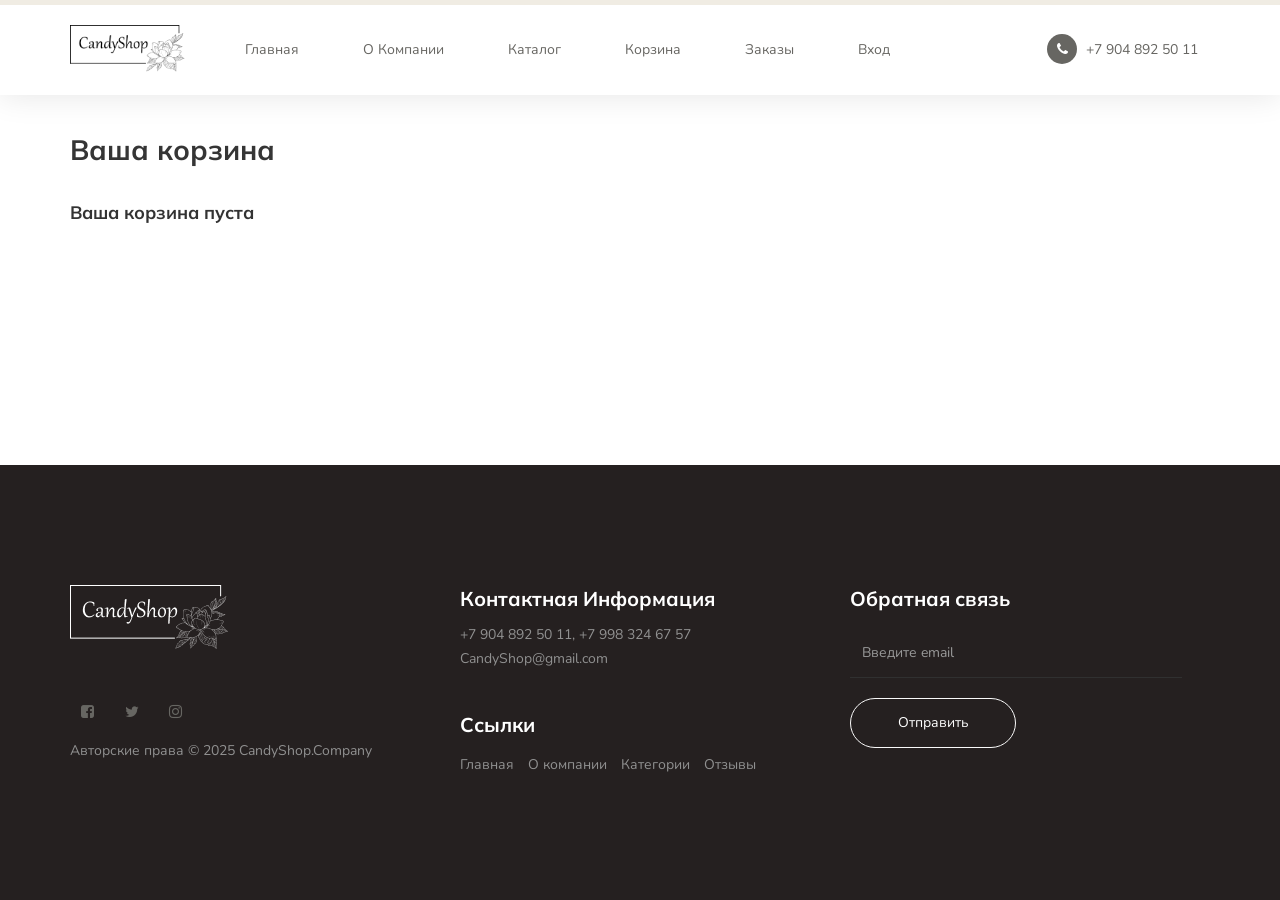
<file: cart.html>
<!DOCTYPE html>
<html lang="ru">
<head>

     <title>CandyShop</title>
<!-- 

Known Template 

http://www.templatemo.com/tm-516-known

-->
     <meta charset="UTF-8">
     <meta http-equiv="X-UA-Compatible" content="IE=Edge">
     <meta name="description" content="">
     <meta name="keywords" content="">
     <meta name="author" content="">
     <meta name="viewport" content="width=device-width, initial-scale=1, maximum-scale=1">

     <link rel="stylesheet" href="css/bootstrap.min.css">
     <link rel="stylesheet" href="css/font-awesome.min.css">
     <link rel="stylesheet" href="css/owl.carousel.css">
     <link rel="stylesheet" href="css/owl.theme.default.min.css">

     <!-- подключение css -->
     <link rel="stylesheet" href="css/style.css.css">

</head>
<body id="top" data-spy="scroll" data-target=".navbar-collapse" data-offset="50">

     <section class="preloader">
          <div class="spinner">

               <span class="spinner-rotate"></span>
               
          </div>
     </section>


<!-- Меню -->
<section class="navbar custom-navbar navbar-fixed-top" role="navigation" style="padding-top: 10px; padding-bottom: 10px;">
  <div class="container" style="display: flex; align-items: center; justify-content: space-between;">
    <!-- Логотип -->
    <a href="index.html" class="navbar-brand" style="display: flex; align-items: center;">
      <img src="images/логотип.png" alt="CandyShop Logo" style="height: 50px; width: auto;">
    </a>
    <!-- Меню -->
    <div class="collapse navbar-collapse" style="flex: 1; margin-left: 20px;">
      <ul class="nav navbar-nav navbar-nav-first" style="display: flex; justify-content: flex-start; margin: 0; padding: 0;">
        <li style="margin-right: 20px;"><a href="index.html" class="smoothScroll">Главная</a></li>
        <li style="margin-right: 20px;"><a href="about.html" class="smoothScroll">О Компании</a></li>
        <li style="margin-right: 20px;"><a href="catalog.html" class="smoothScroll">Каталог</a></li>
        <li style="margin-right: 20px;"><a href="cart.html" class="smoothScroll">Корзина</a></li>
        <li style="margin-right: 20px;"><a href="orders.html" class="smoothScroll">Заказы</a></li>
        <li><a href="login.html" class="smoothScroll">Вход</a></li>
      </ul>
    </div>
    <!-- Контакт -->
    <ul class="nav navbar-nav navbar-right" style="margin: 0;">
      <li><a href="#"><i class="fa fa-phone"></i> +7 904 892 50 11</a></li>
    </ul>
  </div>
</section>

     <main style="padding: 40px 0;">
          <div class="container mt-5">
               <div class="d-flex justify-content-between align-items-center">
                   <!-- Заголовок "Ваша корзина" -->
                   <h2>Ваша корзина</h2>
       
                   <!-- Кнопка очистки корзины -->
                   <button class="btn btn-danger ms-3" id="clearCartBtn">Очистить корзину</button>
               </div>
       
               <!-- Таблица товаров в корзине с отступом сверху -->
               <table class="table table-bordered mt-3" id="cartTable">
                   <thead>
                       <tr>
                           <th scope="col">Фото</th>
                           <th scope="col">Название товара</th>
                           <th scope="col">Цена</th>
                           <th scope="col">Количество</th>
                           <th scope="col">Действия</th>
                       </tr>
                   </thead>
                   <tbody>
                       <!-- Товары из корзины будут вставляться сюда с помощью JavaScript -->
                   </tbody>
               </table>
       
               <!-- Итоговая сумма -->
               <div class="row" id="totalAmountContainer">
                   <div class="col-md-6 offset-md-6">
                       <h4 id="cartSummary">2 товара на сумму 1500 рублей</h4>
                   </div>
               </div>
       
               <!-- Кнопка перехода к оформлению -->
               <div class="row mt-4" id="checkoutContainer">
                   <div class="col-12 text-right">
                       <a href="checkout.html" class="btn btn-primary" id="checkoutBtn">Перейти к оформлению</a>
                   </div>
               </div>
           </div>
       
    </main>    

<!-- Футер -->
     <footer id="footer">
          <div class="container">
               <div class="row">

                   <div class="col-md-4 col-sm-6">
                    <div class="footer-info">
                         <div class="section-title">
                              <a href="index.html">
                                  <img src="images/логотип 2.png" alt="CandyShop Logo" style="max-width: 100%; height: auto;">
                              </a>
                          </div>

                              <ul class="social-icon">
                                   <li><a href="#" class="fa fa-facebook-square" attr="facebook icon"></a></li>
                                   <li><a href="#" class="fa fa-twitter"></a></li>
                                   <li><a href="#" class="fa fa-instagram"></a></li>
                              </ul>

                              <div class="copyright-text"> 
                                   <p>Авторские права &copy; 2025 CandyShop.Company</p>
                              </div>
                         </div>
                    </div>
  
                      <div class="col-md-4 col-sm-6">
                           <div class="footer-info">
                                <div class="section-title">
                                     <h2>Контактная Информация</h2>
                                </div>
                                <address>
                                     <p>+7 904 892 50 11, +7 998 324 67 57</p>
                                     <p><a href="mailto:youremail.com">CandyShop@gmail.com</a></p>
                                </address>
  
                                <div class="footer_menu">
                                     <h2>Ссылки</h2>
                                     <ul>
                                          <li><a href="#">Главная</a></li>
                                          <li><a href="#">О компании</a></li>
                                          <li><a href="#">Категории</a></li>
                                          <li><a href="#">Отзывы</a></li>
                                     </ul>
                                </div>
                           </div>
                      </div>
  
                      <div class="col-md-4 col-sm-12">
                           <div class="footer-info newsletter-form">
                                <div class="section-title">
                                     <h2>Обратная связь</h2>
                                </div>
                                <div>
                                     <div class="form-group">
                                          <form action="#" method="get">
                                               <input type="email" class="form-control" placeholder="Введите email" name="email" id="email" required="">
                                               <input type="submit" class="form-control" name="submit" id="form-submit" value="Отправить">
                                          </form>
                                     </div>
                                </div>
                           </div>
                      </div>
                      
                 </div>
            </div>
       </footer>
  
  
       <!-- SCRIPTS -->
       <script src="js/jquery.js"></script>
       <script src="js/bootstrap.min.js"></script>
       <script src="js/owl.carousel.min.js"></script>
       <script src="js/smoothscroll.js"></script>
       <script src="js/custom.js"></script>
       <script src="js/cart.js"></script>
  </body>
  </html>
</file>
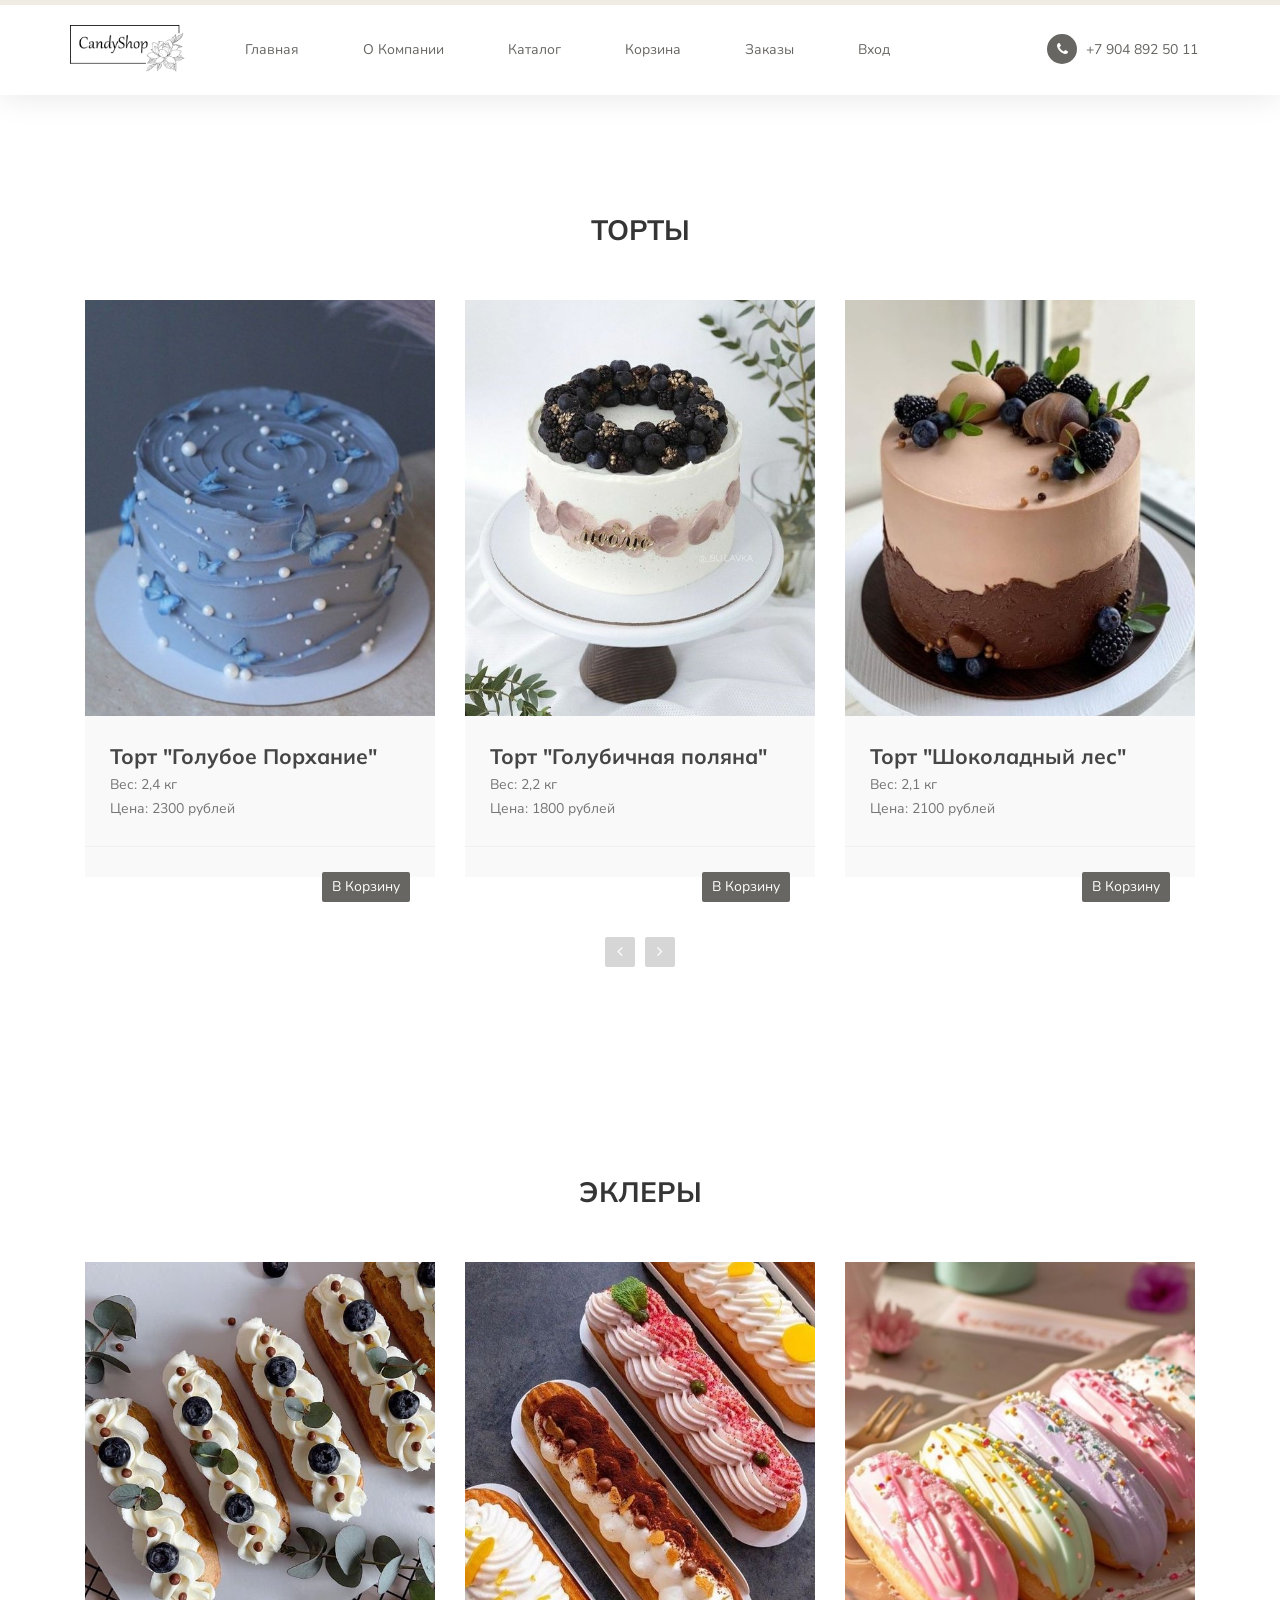
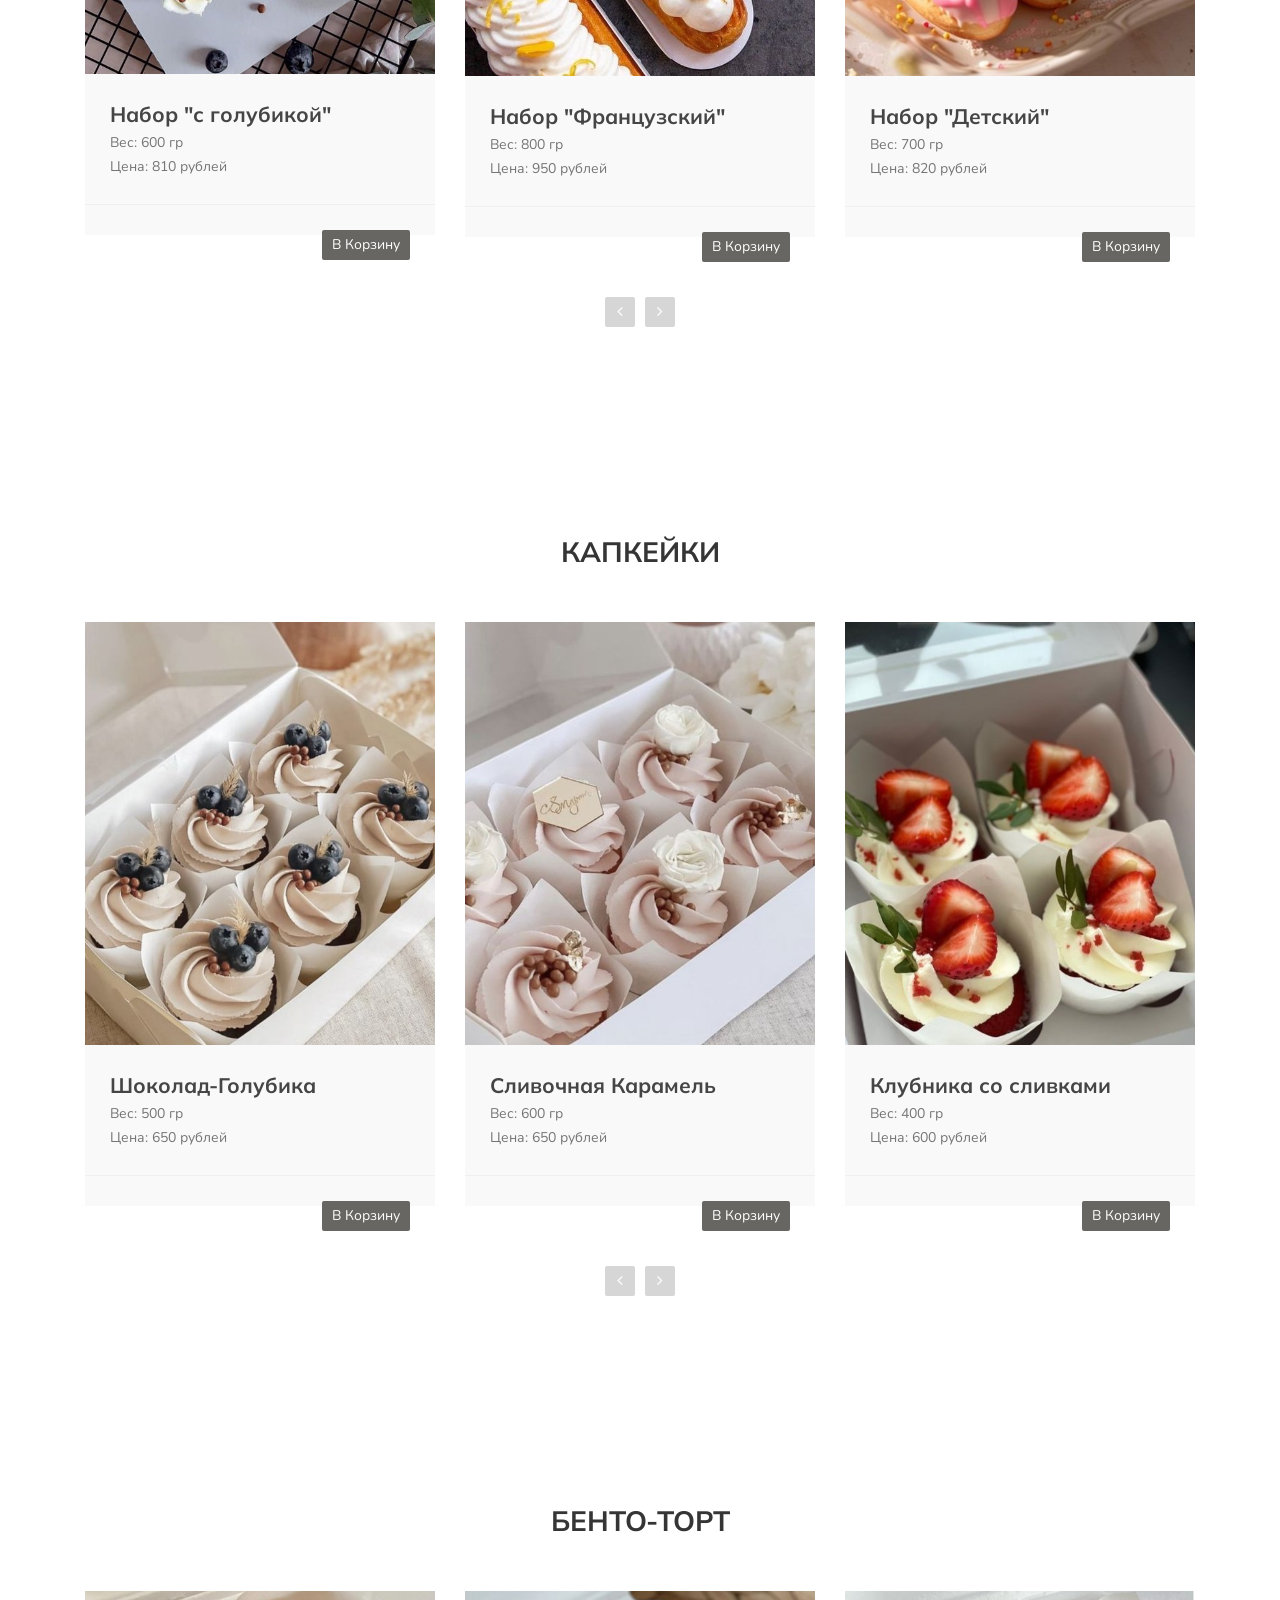
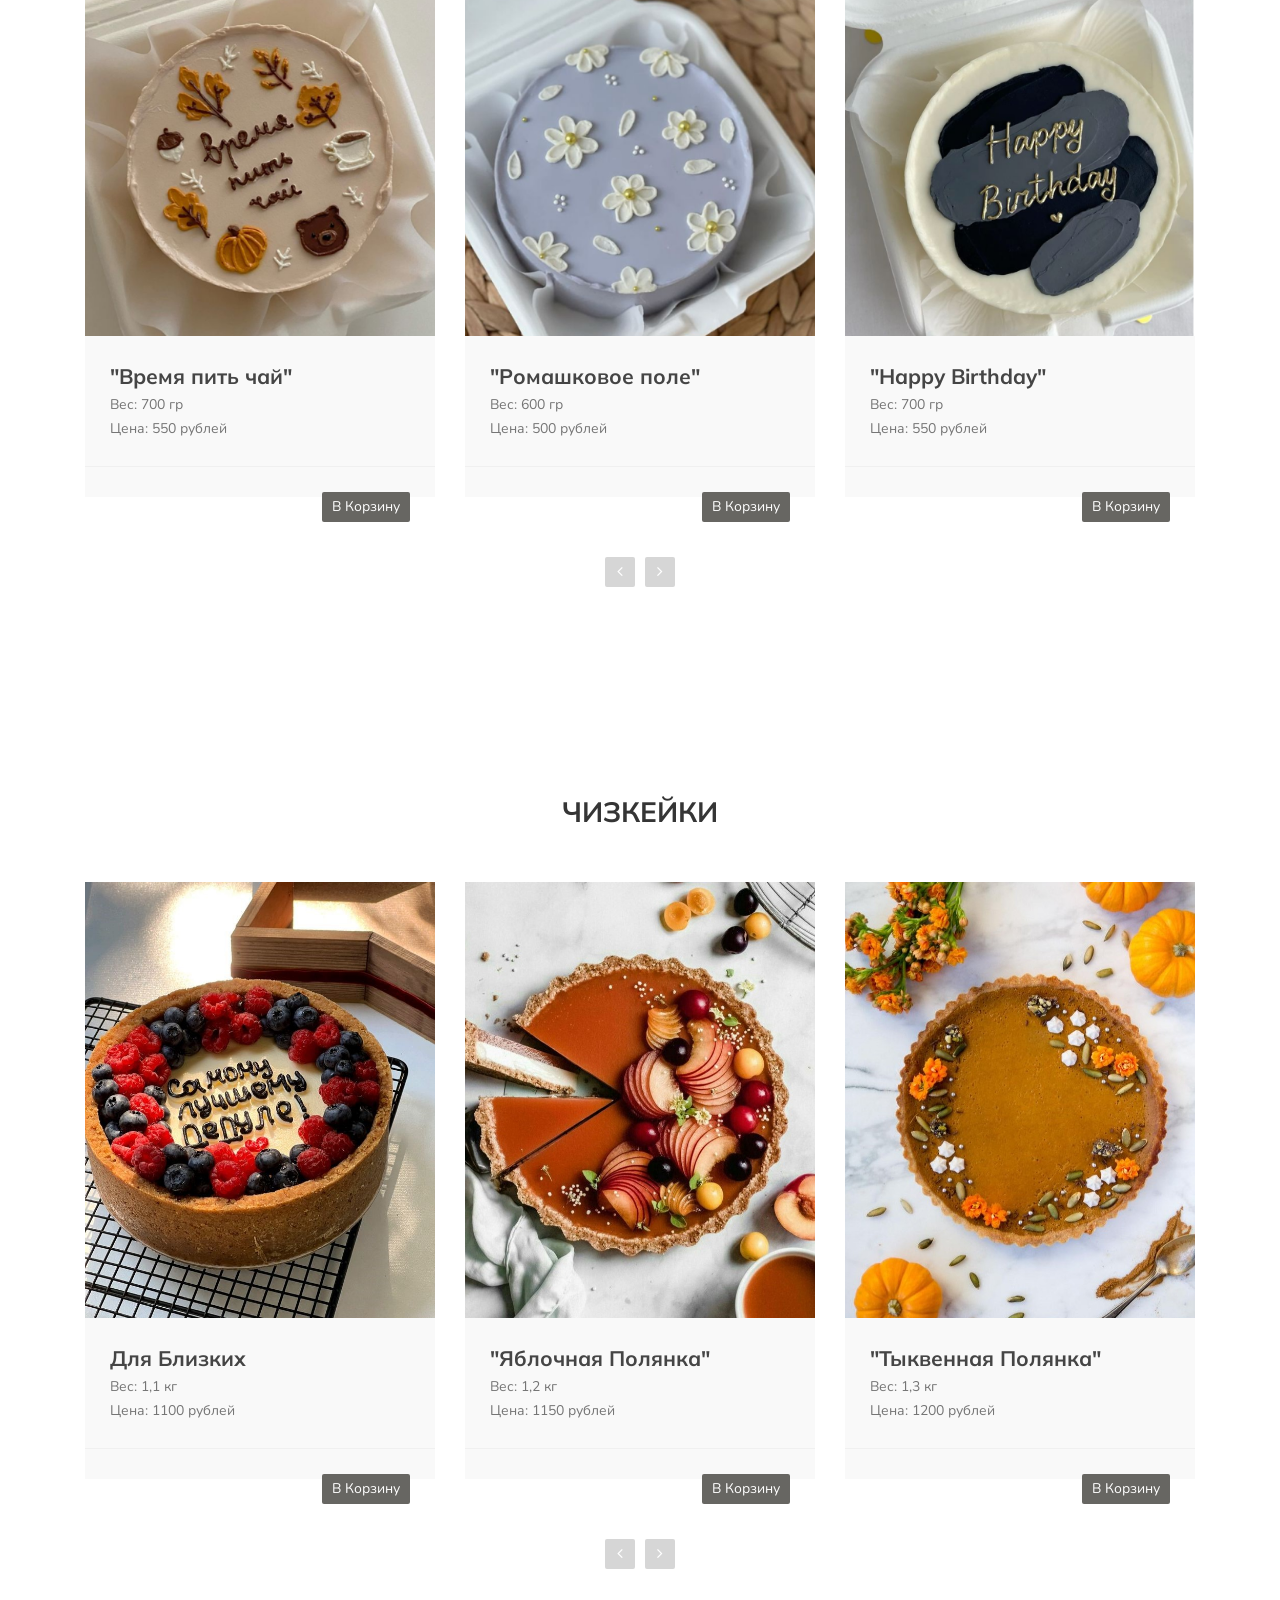
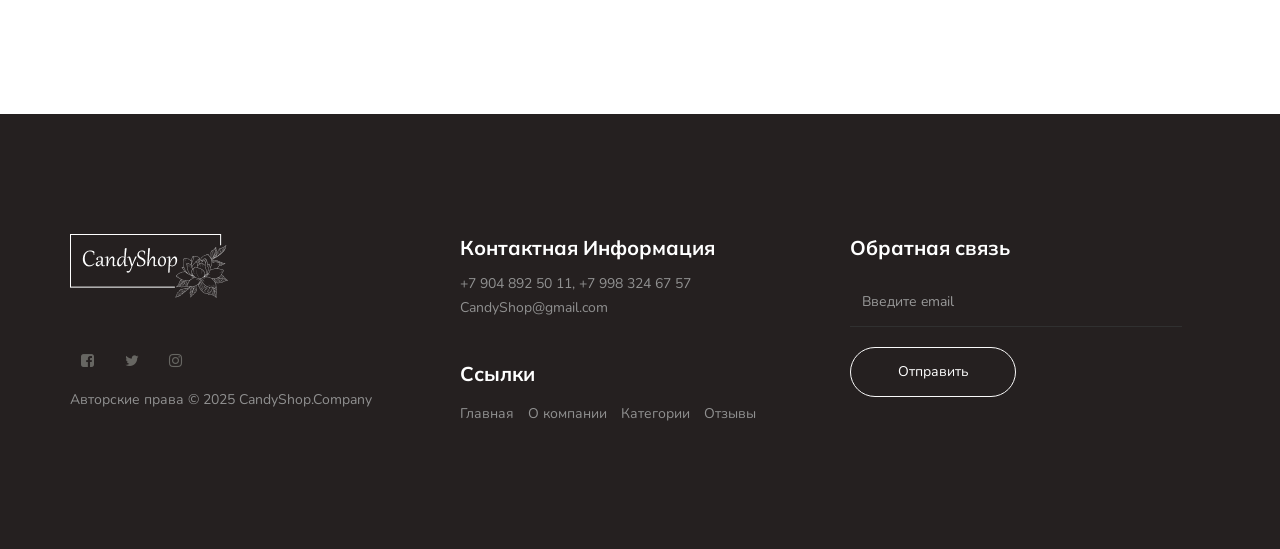
<file: catalog.html>
<!DOCTYPE html>
<html lang="ru">
<head>

     <title>CandyShop</title>
<!-- 

Known Template 

http://www.templatemo.com/tm-516-known

-->
     <meta charset="UTF-8">
     <meta http-equiv="X-UA-Compatible" content="IE=Edge">
     <meta name="description" content="">
     <meta name="keywords" content="">
     <meta name="author" content="">
     <meta name="viewport" content="width=device-width, initial-scale=1, maximum-scale=1">

     <link rel="stylesheet" href="css/bootstrap.min.css">
     <link rel="stylesheet" href="css/font-awesome.min.css">
     <link rel="stylesheet" href="css/owl.carousel.css">
     <link rel="stylesheet" href="css/owl.theme.default.min.css">

     <!-- подключение css -->
     <link rel="stylesheet" href="css/style.css.css">

</head>
<body id="top" data-spy="scroll" data-target=".navbar-collapse" data-offset="50">

     <section class="preloader">
          <div class="spinner">

               <span class="spinner-rotate"></span>
               
          </div>
     </section>


<!-- Меню -->
<section class="navbar custom-navbar navbar-fixed-top" role="navigation" style="padding-top: 10px; padding-bottom: 10px;">
  <div class="container" style="display: flex; align-items: center; justify-content: space-between;">
    <!-- Логотип -->
    <a href="index.html" class="navbar-brand" style="display: flex; align-items: center;">
      <img src="images/логотип.png" alt="CandyShop Logo" style="height: 50px; width: auto;">
    </a>
    <!-- Меню -->
    <div class="collapse navbar-collapse" style="flex: 1; margin-left: 20px;">
      <ul class="nav navbar-nav navbar-nav-first" style="display: flex; justify-content: flex-start; margin: 0; padding: 0;">
        <li style="margin-right: 20px;"><a href="index.html" class="smoothScroll">Главная</a></li>
        <li style="margin-right: 20px;"><a href="about.html" class="smoothScroll">О Компании</a></li>
        <li style="margin-right: 20px;"><a href="catalog.html" class="smoothScroll">Каталог</a></li>
        <li style="margin-right: 20px;"><a href="cart.html" class="smoothScroll">Корзина</a></li>
        <li style="margin-right: 20px;"><a href="orders.html" class="smoothScroll">Заказы</a></li>
        <li><a href="login.html" class="smoothScroll">Вход</a></li>
      </ul>
    </div>
    <!-- Контакт -->
    <ul class="nav navbar-nav navbar-right" style="margin: 0;">
      <li><a href="#"><i class="fa fa-phone"></i> +7 904 892 50 11</a></li>
    </ul>
  </div>
</section>

<main style="padding: 40px 0;">
     <section id="courses">
          <div class="container">
            <div class="row">
              <div class="col-md-12 col-sm-12">
                <div class="section-title">
                  <h2>ТОРТЫ<small></small></h2>
                </div>
        
                <div class="owl-carousel owl-theme owl-courses Торты">
                  <!-- Торты будут добавляться сюда динамически -->
                </div>
              </div>
            </div>
          </div>
     </section>
        
     <section id="courses">
          <div class="container">
            <div class="row">
              <div class="col-md-12 col-sm-12">
                <div class="section-title">
                  <h2>ЭКЛЕРЫ<small></small></h2>
                </div>
        
                <div class="owl-carousel owl-theme owl-courses Эклеры">
                  <!-- Торты будут добавляться сюда динамически -->
                </div>
              </div>
            </div>
          </div>
     </section>

     <section id="courses">
          <div class="container">
            <div class="row">
              <div class="col-md-12 col-sm-12">
                <div class="section-title">
                  <h2>КАПКЕЙКИ<small></small></h2>
                </div>
        
                <div class="owl-carousel owl-theme owl-courses Капкейки">
                  <!-- Торты будут добавляться сюда динамически -->
                </div>
              </div>
            </div>
          </div>
     </section>

     <section id="courses">
          <div class="container">
            <div class="row">
              <div class="col-md-12 col-sm-12">
                <div class="section-title">
                  <h2>БЕНТО-ТОРТ<small></small></h2>
                </div>
        
                <div class="owl-carousel owl-theme owl-courses Бенто-торт">
                  <!-- Торты будут добавляться сюда динамически -->
                </div>
              </div>
            </div>
          </div>
     </section>

     <section id="courses">
          <div class="container">
            <div class="row">
              <div class="col-md-12 col-sm-12">
                <div class="section-title">
                  <h2>ЧИЗКЕЙКИ<small></small></h2>
                </div>
        
                <div class="owl-carousel owl-theme owl-courses Чизкейки">
                  <!-- Торты будут добавляться сюда динамически -->
                </div>
              </div>
            </div>
          </div>
     </section>
</main>
     <!-- Футер -->
     <footer id="footer">
          <div class="container">
               <div class="row">

                   <div class="col-md-4 col-sm-6">
                    <div class="footer-info">
                         <div class="section-title">
                              <a href="index.html">
                                  <img src="images/логотип 2.png" alt="CandyShop Logo" style="max-width: 100%; height: auto;">
                              </a>
                          </div>

                              <ul class="social-icon">
                                   <li><a href="#" class="fa fa-facebook-square" attr="facebook icon"></a></li>
                                   <li><a href="#" class="fa fa-twitter"></a></li>
                                   <li><a href="#" class="fa fa-instagram"></a></li>
                              </ul>

                              <div class="copyright-text"> 
                                   <p>Авторские права &copy; 2025 CandyShop.Company</p>
                              </div>
                         </div>
                    </div>

                    <div class="col-md-4 col-sm-6">
                         <div class="footer-info">
                              <div class="section-title">
                                   <h2>Контактная Информация</h2>
                              </div>
                              <address>
                                   <p>+7 904 892 50 11, +7 998 324 67 57</p>
                                   <p><a href="mailto:youremail.com">CandyShop@gmail.com</a></p>
                              </address>

                              <div class="footer_menu">
                                   <h2>Ссылки</h2>
                                   <ul>
                                        <li><a href="#">Главная</a></li>
                                        <li><a href="#">О компании</a></li>
                                        <li><a href="#">Категории</a></li>
                                        <li><a href="#">Отзывы</a></li>
                                   </ul>
                              </div>
                         </div>
                    </div>

                    <div class="col-md-4 col-sm-12">
                         <div class="footer-info newsletter-form">
                              <div class="section-title">
                                   <h2>Обратная связь</h2>
                              </div>
                              <div>
                                   <div class="form-group">
                                        <form action="#" method="get">
                                             <input type="email" class="form-control" placeholder="Введите email" name="email" id="email" required="">
                                             <input type="submit" class="form-control" name="submit" id="form-submit" value="Отправить">
                                        </form>
                                   </div>
                              </div>
                         </div>
                    </div>
                    
               </div>
          </div>
     </footer>


     <!-- SCRIPTS -->
     <script src="js/jquery.js"></script>
     <script src="js/bootstrap.min.js"></script>
     <script src="js/owl.carousel.min.js"></script>
     <script src="js/smoothscroll.js"></script>
     <script src="js/custom.js"></script>

</body>
</html>
</file>
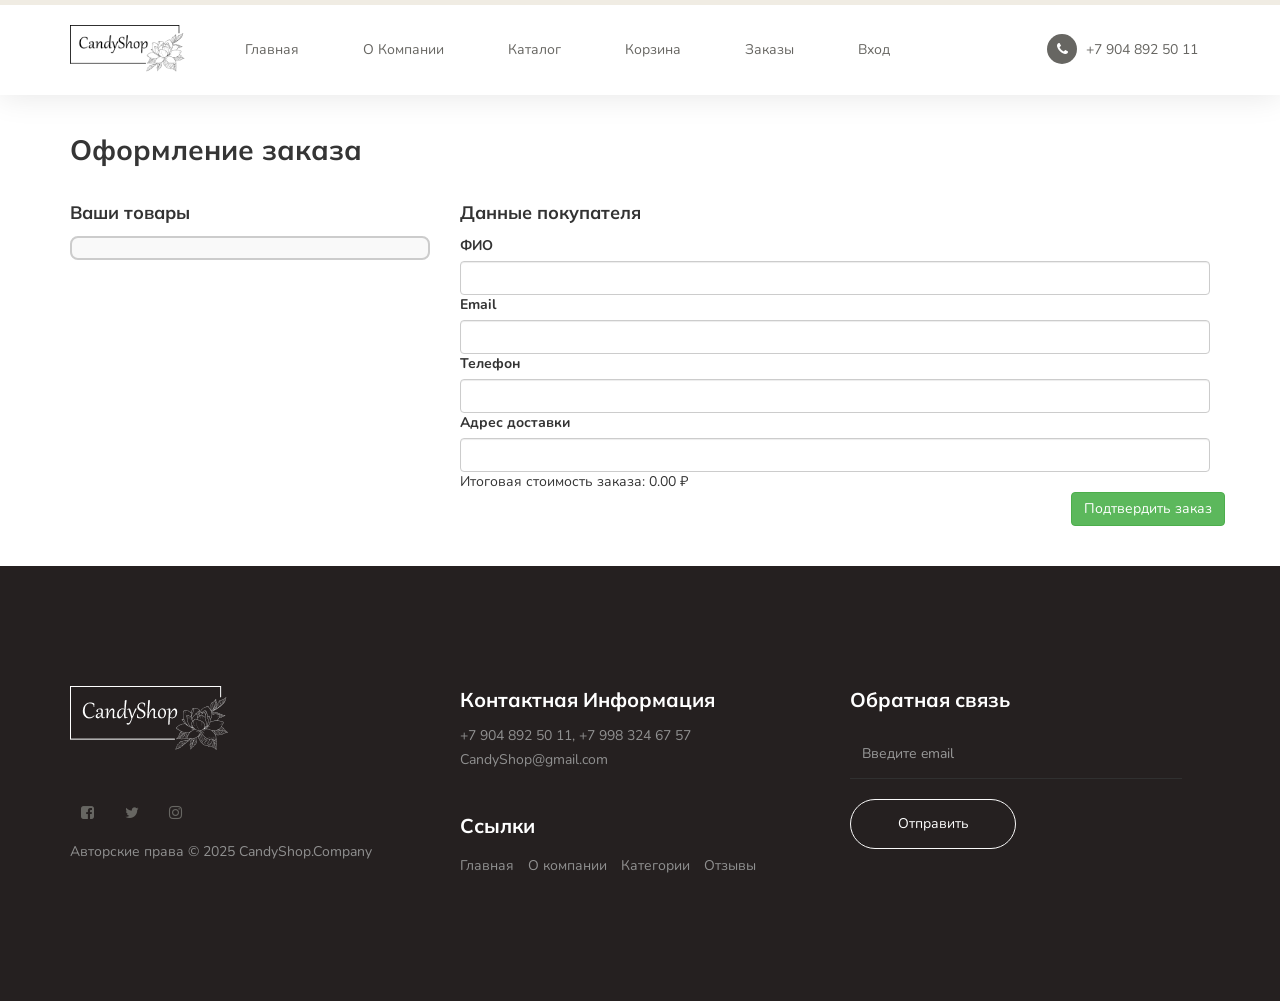
<file: checkout.html>
<!DOCTYPE html>
<html lang="ru">
<head>

     <title>CandyShop</title>
<!-- 

Known Template 

http://www.templatemo.com/tm-516-known

-->
     <meta charset="UTF-8">
     <meta http-equiv="X-UA-Compatible" content="IE=Edge">
     <meta name="description" content="">
     <meta name="keywords" content="">
     <meta name="author" content="">
     <meta name="viewport" content="width=device-width, initial-scale=1, maximum-scale=1">

     <link rel="stylesheet" href="css/bootstrap.min.css">
     <link rel="stylesheet" href="css/font-awesome.min.css">
     <link rel="stylesheet" href="css/owl.carousel.css">
     <link rel="stylesheet" href="css/owl.theme.default.min.css">

     <!-- подключение css -->
     <link rel="stylesheet" href="css/style.css.css">

</head>
<body id="top" data-spy="scroll" data-target=".navbar-collapse" data-offset="50">

     <section class="preloader">
          <div class="spinner">

               <span class="spinner-rotate"></span>
               
          </div>
     </section>


<!-- Меню -->
<section class="navbar custom-navbar navbar-fixed-top" role="navigation" style="padding-top: 10px; padding-bottom: 10px;">
  <div class="container" style="display: flex; align-items: center; justify-content: space-between;">
    <!-- Логотип -->
    <a href="index.html" class="navbar-brand" style="display: flex; align-items: center;">
      <img src="images/логотип.png" alt="CandyShop Logo" style="height: 50px; width: auto;">
    </a>
    <!-- Меню -->
    <div class="collapse navbar-collapse" style="flex: 1; margin-left: 20px;">
      <ul class="nav navbar-nav navbar-nav-first" style="display: flex; justify-content: flex-start; margin: 0; padding: 0;">
        <li style="margin-right: 20px;"><a href="index.html" class="smoothScroll">Главная</a></li>
        <li style="margin-right: 20px;"><a href="about.html" class="smoothScroll">О Компании</a></li>
        <li style="margin-right: 20px;"><a href="catalog.html" class="smoothScroll">Каталог</a></li>
        <li style="margin-right: 20px;"><a href="cart.html" class="smoothScroll">Корзина</a></li>
        <li style="margin-right: 20px;"><a href="orders.html" class="smoothScroll">Заказы</a></li>
        <li><a href="login.html" class="smoothScroll">Вход</a></li>
      </ul>
    </div>
    <!-- Контакт -->
    <ul class="nav navbar-nav navbar-right" style="margin: 0;">
      <li><a href="#"><i class="fa fa-phone"></i> +7 904 892 50 11</a></li>
    </ul>
  </div>
</section>

     <main style="padding: 40px 0;">
        <div class="container mt-5">
            <h2>Оформление заказа</h2>
        
            <div class="row">
                <!-- Слайдер с товарами слева -->
                <div class="col-md-4 slider-container">
                    <h4>Ваши товары</h4>
                    <div id="productSlider" class="owl-carousel owl-theme border p-3">
                        <!-- Товары будут динамически добавляться сюда через JavaScript -->
                    </div>
                </div>
        
                <!-- Форма для ввода данных покупателя -->
                <div class="col-md-8">
                    <h4>Данные покупателя</h4>
                    <form id="checkoutForm">
                        <div class="mb-3">
                            <label for="fullName" class="form-label">ФИО</label>
                            <input type="text" class="form-control" id="fullName" required>
                        </div>
                        <div class="mb-3">
                            <label for="email" class="form-label">Email</label>
                            <input type="email" class="form-control" id="email" required>
                        </div>
                        <div class="mb-3">
                            <label for="phone" class="form-label">Телефон</label>
                            <input type="tel" class="form-control" id="phone" required>
                        </div>
                        <div class="mb-3">
                            <label for="address" class="form-label">Адрес доставки</label>
                            <input type="text" class="form-control" id="address" required>
                        </div>
                    </form>
        
                    <!-- Итоговая стоимость заказа -->
                    <div class="total-order-price" id="totalOrderPrice">
                        <!-- Итоговая стоимость будет отображаться здесь -->
                    </div>
        
                    <!-- Кнопка для подтверждения заказа -->
                    <div class="row mt-4">
                        <div class="col-12 text-right">
                            <button class="btn btn-success" id="placeOrderBtn">Подтвердить заказ</button>
                        </div>
                    </div>
                </div>
            </div>
        </div>
        
    </main>

        <!-- Футер -->
     <footer id="footer">
          <div class="container">
               <div class="row">

                   <div class="col-md-4 col-sm-6">
                    <div class="footer-info">
                         <div class="section-title">
                              <a href="index.html">
                                  <img src="images/логотип 2.png" alt="CandyShop Logo" style="max-width: 100%; height: auto;">
                              </a>
                          </div>

                              <ul class="social-icon">
                                   <li><a href="#" class="fa fa-facebook-square" attr="facebook icon"></a></li>
                                   <li><a href="#" class="fa fa-twitter"></a></li>
                                   <li><a href="#" class="fa fa-instagram"></a></li>
                              </ul>

                              <div class="copyright-text"> 
                                   <p>Авторские права &copy; 2025 CandyShop.Company</p>
                              </div>
                         </div>
                    </div>
  
                      <div class="col-md-4 col-sm-6">
                           <div class="footer-info">
                                <div class="section-title">
                                     <h2>Контактная Информация</h2>
                                </div>
                                <address>
                                     <p>+7 904 892 50 11, +7 998 324 67 57</p>
                                     <p><a href="mailto:youremail.com">CandyShop@gmail.com</a></p>
                                </address>
  
                                <div class="footer_menu">
                                     <h2>Ссылки</h2>
                                     <ul>
                                          <li><a href="#">Главная</a></li>
                                          <li><a href="#">О компании</a></li>
                                          <li><a href="#">Категории</a></li>
                                          <li><a href="#">Отзывы</a></li>
                                     </ul>
                                </div>
                           </div>
                      </div>
  
                      <div class="col-md-4 col-sm-12">
                           <div class="footer-info newsletter-form">
                                <div class="section-title">
                                     <h2>Обратная связь</h2>
                                </div>
                                <div>
                                     <div class="form-group">
                                          <form action="#" method="get">
                                               <input type="email" class="form-control" placeholder="Введите email" name="email" id="email" required="">
                                               <input type="submit" class="form-control" name="submit" id="form-submit" value="Отправить">
                                          </form>
                                     </div>
                                </div>
                           </div>
                      </div>
                      
                 </div>
            </div>
       </footer>
  
  
       <!-- SCRIPTS -->
       <script src="js/jquery.js"></script>
       <script src="js/bootstrap.min.js"></script>
       <script src="js/owl.carousel.min.js"></script>
       <script src="js/smoothscroll.js"></script>
       <script src="js/custom.js"></script>
       <script SRC="js/checkout.js"></script>
  </body>
  </html>
</file>
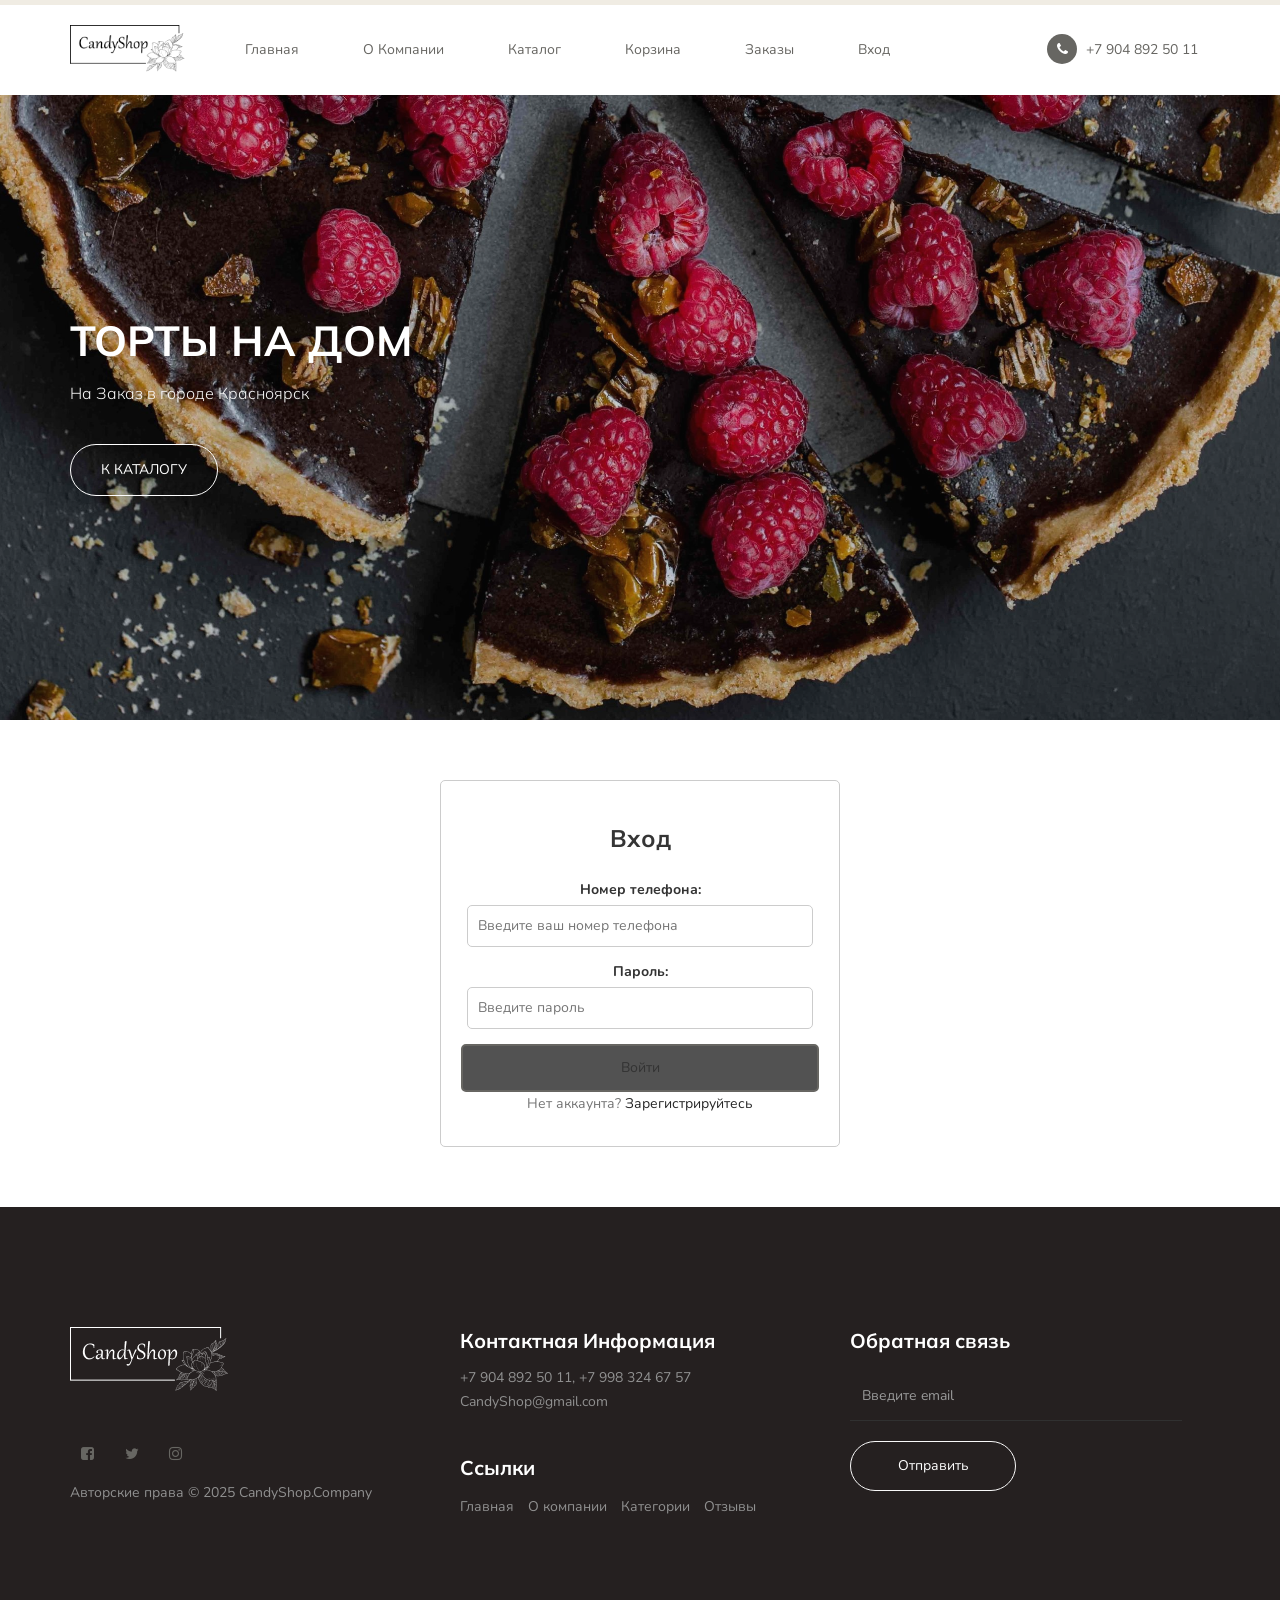
<file: login.html>
<!DOCTYPE html>
<html lang="ru">
<head>

     <title>CandyShop</title>
<!-- 

Known Template 

http://www.templatemo.com/tm-516-known

-->
     <meta charset="UTF-8">
     <meta http-equiv="X-UA-Compatible" content="IE=Edge">
     <meta name="description" content="">
     <meta name="keywords" content="">
     <meta name="author" content="">
     <meta name="viewport" content="width=device-width, initial-scale=1, maximum-scale=1">

     <link rel="stylesheet" href="css/bootstrap.min.css">
     <link rel="stylesheet" href="css/font-awesome.min.css">
     <link rel="stylesheet" href="css/owl.carousel.css">
     <link rel="stylesheet" href="css/owl.theme.default.min.css">

     <!-- подключение css -->
     <link rel="stylesheet" href="css/style.css.css">

</head>
<body id="top" data-spy="scroll" data-target=".navbar-collapse" data-offset="50">

     <section class="preloader">
          <div class="spinner">

               <span class="spinner-rotate"></span>
               
          </div>
     </section>


<!-- Меню -->
<section class="navbar custom-navbar navbar-fixed-top" role="navigation" style="padding-top: 10px; padding-bottom: 10px;">
  <div class="container" style="display: flex; align-items: center; justify-content: space-between;">
    <!-- Логотип -->
    <a href="index.html" class="navbar-brand" style="display: flex; align-items: center;">
      <img src="images/логотип.png" alt="CandyShop Logo" style="height: 50px; width: auto;">
    </a>
    <!-- Меню -->
    <div class="collapse navbar-collapse" style="flex: 1; margin-left: 20px;">
      <ul class="nav navbar-nav navbar-nav-first" style="display: flex; justify-content: flex-start; margin: 0; padding: 0;">
        <li style="margin-right: 20px;"><a href="index.html" class="smoothScroll">Главная</a></li>
        <li style="margin-right: 20px;"><a href="about.html" class="smoothScroll">О Компании</a></li>
        <li style="margin-right: 20px;"><a href="catalog.html" class="smoothScroll">Каталог</a></li>
        <li style="margin-right: 20px;"><a href="cart.html" class="smoothScroll">Корзина</a></li>
        <li style="margin-right: 20px;"><a href="orders.html" class="smoothScroll">Заказы</a></li>
        <li><a href="login.html" class="smoothScroll">Вход</a></li>
      </ul>
    </div>
    <!-- Контакт -->
    <ul class="nav navbar-nav navbar-right" style="margin: 0;">
      <li><a href="#"><i class="fa fa-phone"></i> +7 904 892 50 11</a></li>
    </ul>
  </div>
</section>


     <!-- Шапка Сайта -->
     <section id="home">
          <div class="row">

                    <div class="owl-carousel owl-theme home-slider">
                         <div class="item item-first">
                              <div class="caption">
                                   <div class="container">
                                        <div class="col-md-6 col-sm-12">
                                             <h1>ТОРТЫ НА ДОМ</h1>
                                             <h3>На Заказ в городе Красноярск</h3>
                                             <a href="catalog.html" class="section-btn btn btn-default smoothScroll">К КАТАЛОГУ</a>
                                        </div>
                                   </div>
                              </div>
                         </div>
                    </div>
          </div>
     </section>

<main style="padding: 40px 0;">
  <div class="account">
    <h2>Вход</h2>
    <form action="#" method="post" id="loginForm">
      <div class="form-group">
        <label for="phone">Номер телефона:</label>
        <input type="tel" id="phone" name="phone" placeholder="Введите ваш номер телефона" required>
      </div>
      <div class="form-group">
        <label for="password">Пароль:</label>
        <input type="password" id="password" name="password" placeholder="Введите пароль" required>
      </div>
      <button type="submit">Войти</button>
      <p>Нет аккаунта? <a href="register.html"> Зарегистрируйтесь</a></p>
    </form>
  </div>
</main>

<script>
  document.getElementById('loginForm').addEventListener('submit', function(e) {
    e.preventDefault(); // Предотвратить отправку формы

    const phone = document.getElementById('phone').value.trim();
    const password = document.getElementById('password').value.trim();

    // Задайте нужные логин и пароль для входа администратора
    const adminPhone = '89131725011'; // пример номера
    const adminPassword = 'admin123'; // пример пароля

    if (phone === adminPhone && password === adminPassword) {
      alert('Вход администратора прошёл успешно');
      window.location.href = 'administrator.html'; // Перенаправление после сообщения
    } else {
      alert('Неверный логин или пароль');
    }
  });
</script>



<!-- Футер -->
     <footer id="footer">
          <div class="container">
               <div class="row">

                   <div class="col-md-4 col-sm-6">
                    <div class="footer-info">
                         <div class="section-title">
                              <a href="index.html">
                                  <img src="images/логотип 2.png" alt="CandyShop Logo" style="max-width: 100%; height: auto;">
                              </a>
                          </div>

                              <ul class="social-icon">
                                   <li><a href="#" class="fa fa-facebook-square" attr="facebook icon"></a></li>
                                   <li><a href="#" class="fa fa-twitter"></a></li>
                                   <li><a href="#" class="fa fa-instagram"></a></li>
                              </ul>

                              <div class="copyright-text"> 
                                   <p>Авторские права &copy; 2025 CandyShop.Company</p>
                              </div>
                         </div>
                    </div>
  
                      <div class="col-md-4 col-sm-6">
                           <div class="footer-info">
                                <div class="section-title">
                                     <h2>Контактная Информация</h2>
                                </div>
                                <address>
                                     <p>+7 904 892 50 11, +7 998 324 67 57</p>
                                     <p><a href="mailto:youremail.com">CandyShop@gmail.com</a></p>
                                </address>
  
                                <div class="footer_menu">
                                     <h2>Ссылки</h2>
                                     <ul>
                                          <li><a href="#">Главная</a></li>
                                          <li><a href="#">О компании</a></li>
                                          <li><a href="#">Категории</a></li>
                                          <li><a href="#">Отзывы</a></li>
                                     </ul>
                                </div>
                           </div>
                      </div>
  
                      <div class="col-md-4 col-sm-12">
                           <div class="footer-info newsletter-form">
                                <div class="section-title">
                                     <h2>Обратная связь</h2>
                                </div>
                                <div>
                                     <div class="form-group">
                                          <form action="#" method="get">
                                               <input type="email" class="form-control" placeholder="Введите email" name="email" id="email" required="">
                                               <input type="submit" class="form-control" name="submit" id="form-submit" value="Отправить">
                                          </form>
                                     </div>
                                </div>
                           </div>
                      </div>
                      
                 </div>
            </div>
       </footer>
  
  
       <!-- SCRIPTS -->
       <script src="js/jquery.js"></script>
       <script src="js/bootstrap.min.js"></script>
       <script src="js/owl.carousel.min.js"></script>
       <script src="js/smoothscroll.js"></script>
       <script src="js/custom.js"></script>
       <script src="js/login.js"></script>
  </body>
  </html>
</file>
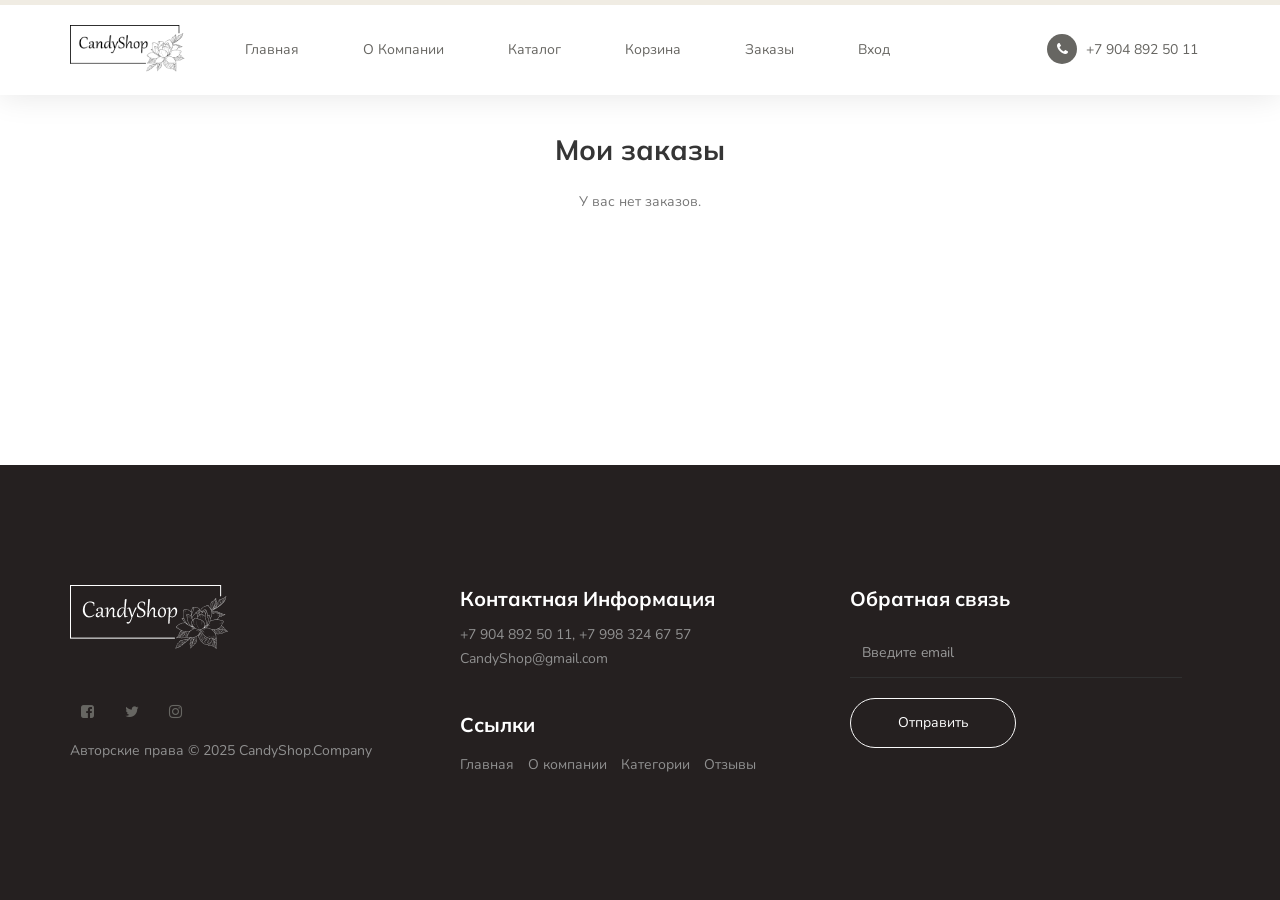
<file: orders.html>
<!DOCTYPE html>
<html lang="ru">
<head>

     <title>CandyShop</title>
<!-- 

Known Template 

http://www.templatemo.com/tm-516-known

-->
     <meta charset="UTF-8">
     <meta http-equiv="X-UA-Compatible" content="IE=Edge">
     <meta name="description" content="">
     <meta name="keywords" content="">
     <meta name="author" content="">
     <meta name="viewport" content="width=device-width, initial-scale=1, maximum-scale=1">

     <link rel="stylesheet" href="css/bootstrap.min.css">
     <link rel="stylesheet" href="css/font-awesome.min.css">
     <link rel="stylesheet" href="css/owl.carousel.css">
     <link rel="stylesheet" href="css/owl.theme.default.min.css">

     <!-- подключение css -->
     <link rel="stylesheet" href="css/style.css.css">

</head>
<body id="top" data-spy="scroll" data-target=".navbar-collapse" data-offset="50">

     <section class="preloader">
          <div class="spinner">

               <span class="spinner-rotate"></span>
               
          </div>
     </section>


<!-- Меню -->
<section class="navbar custom-navbar navbar-fixed-top" role="navigation" style="padding-top: 10px; padding-bottom: 10px;">
  <div class="container" style="display: flex; align-items: center; justify-content: space-between;">
    <!-- Логотип -->
    <a href="index.html" class="navbar-brand" style="display: flex; align-items: center;">
      <img src="images/логотип.png" alt="CandyShop Logo" style="height: 50px; width: auto;">
    </a>
    <!-- Меню -->
    <div class="collapse navbar-collapse" style="flex: 1; margin-left: 20px;">
      <ul class="nav navbar-nav navbar-nav-first" style="display: flex; justify-content: flex-start; margin: 0; padding: 0;">
        <li style="margin-right: 20px;"><a href="index.html" class="smoothScroll">Главная</a></li>
        <li style="margin-right: 20px;"><a href="about.html" class="smoothScroll">О Компании</a></li>
        <li style="margin-right: 20px;"><a href="catalog.html" class="smoothScroll">Каталог</a></li>
        <li style="margin-right: 20px;"><a href="cart.html" class="smoothScroll">Корзина</a></li>
        <li style="margin-right: 20px;"><a href="orders.html" class="smoothScroll">Заказы</a></li>
        <li><a href="login.html" class="smoothScroll">Вход</a></li>
      </ul>
    </div>
    <!-- Контакт -->
    <ul class="nav navbar-nav navbar-right" style="margin: 0;">
      <li><a href="#"><i class="fa fa-phone"></i> +7 904 892 50 11</a></li>
    </ul>
  </div>
</section>

     <main style="padding: 40px 0;">
          <div class="container mt-5">
               <h2 class="text-center">Мои заказы</h2>
               <div class="mb-4 text-center">
                   <button class="btn btn-danger" id="clearAllOrdersBtn">Очистить всё</button>
               </div>
               <div id="ordersList">
                   <!-- Сюда будут добавляться заказы динамически через JavaScript -->
               </div>
           </div>                
    </main>

<!-- Футер -->
     <footer id="footer">
          <div class="container">
               <div class="row">

                   <div class="col-md-4 col-sm-6">
                    <div class="footer-info">
                         <div class="section-title">
                              <a href="index.html">
                                  <img src="images/логотип 2.png" alt="CandyShop Logo" style="max-width: 100%; height: auto;">
                              </a>
                          </div>

                              <ul class="social-icon">
                                   <li><a href="#" class="fa fa-facebook-square" attr="facebook icon"></a></li>
                                   <li><a href="#" class="fa fa-twitter"></a></li>
                                   <li><a href="#" class="fa fa-instagram"></a></li>
                              </ul>

                              <div class="copyright-text"> 
                                   <p>Авторские права &copy; 2025 CandyShop.Company</p>
                              </div>
                         </div>
                    </div>
                      <div class="col-md-4 col-sm-6">
                           <div class="footer-info">
                                <div class="section-title">
                                     <h2>Контактная Информация</h2>
                                </div>
                                <address>
                                     <p>+7 904 892 50 11, +7 998 324 67 57</p>
                                     <p><a href="mailto:youremail.com">CandyShop@gmail.com</a></p>
                                </address>
  
                                <div class="footer_menu">
                                     <h2>Ссылки</h2>
                                     <ul>
                                          <li><a href="#">Главная</a></li>
                                          <li><a href="#">О компании</a></li>
                                          <li><a href="#">Категории</a></li>
                                          <li><a href="#">Отзывы</a></li>
                                     </ul>
                                </div>
                           </div>
                      </div>
  
                      <div class="col-md-4 col-sm-12">
                           <div class="footer-info newsletter-form">
                                <div class="section-title">
                                     <h2>Обратная связь</h2>
                                </div>
                                <div>
                                     <div class="form-group">
                                          <form action="#" method="get">
                                               <input type="email" class="form-control" placeholder="Введите email" name="email" id="email" required="">
                                               <input type="submit" class="form-control" name="submit" id="form-submit" value="Отправить">
                                          </form>
                                     </div>
                                </div>
                           </div>
                      </div>
                      
                 </div>
            </div>
       </footer>
  
  
       <!-- SCRIPTS -->
       <script src="js/jquery.js"></script>
       <script src="js/bootstrap.min.js"></script>
       <script src="js/owl.carousel.min.js"></script>
       <script src="js/smoothscroll.js"></script>
       <script src="js/custom.js"></script>
       <script src="js/orders.js"></script>
  
  </body>
  </html>
</file>
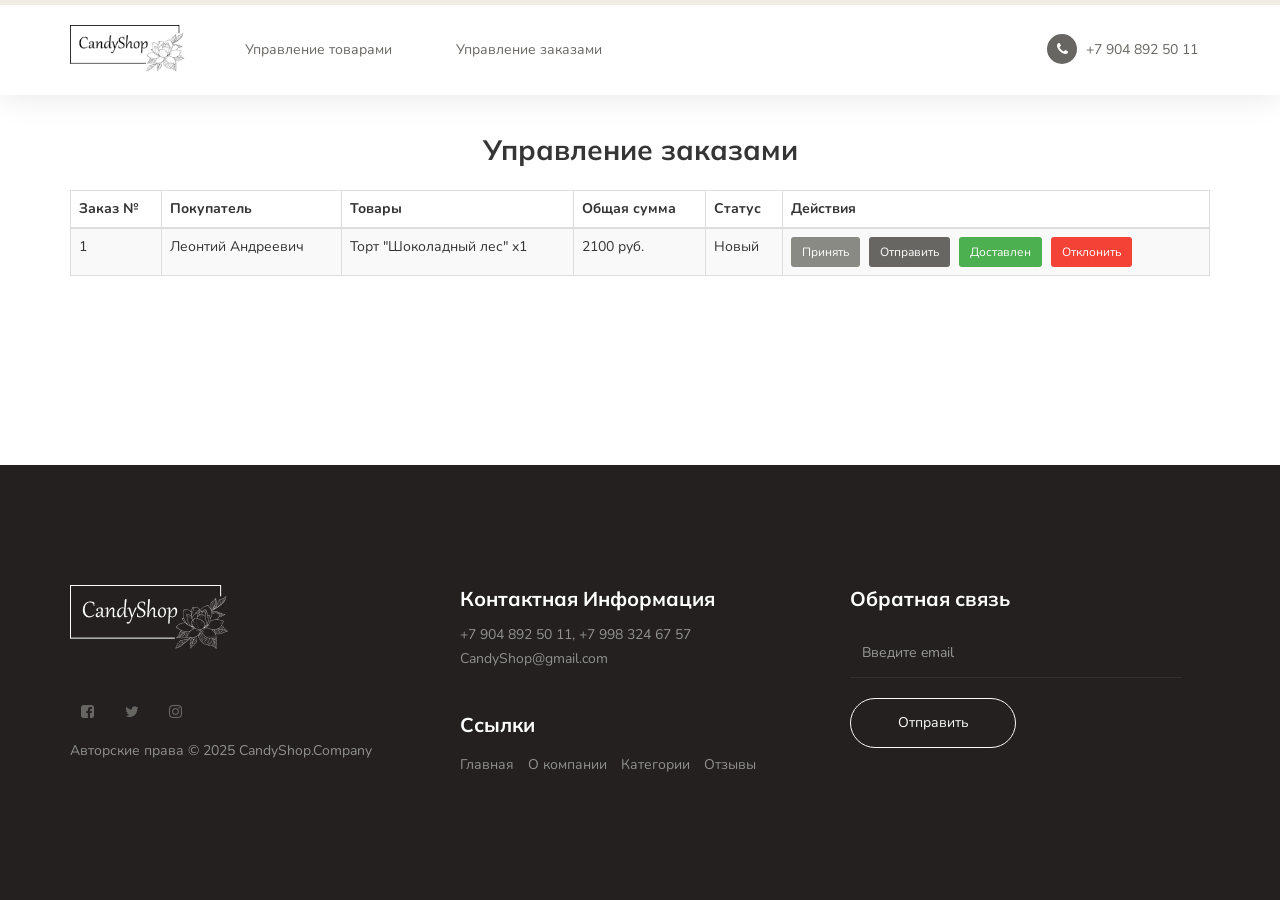
<file: zakaz.html>
<!DOCTYPE html>
<html lang="ru">
<head>

     <title>CandyShop</title>
<!-- 

Known Template 

http://www.templatemo.com/tm-516-known

-->
     <meta charset="UTF-8">
     <meta http-equiv="X-UA-Compatible" content="IE=Edge">
     <meta name="description" content="">
     <meta name="keywords" content="">
     <meta name="author" content="">
     <meta name="viewport" content="width=device-width, initial-scale=1, maximum-scale=1">

     <link rel="stylesheet" href="css/bootstrap.min.css">
     <link rel="stylesheet" href="css/font-awesome.min.css">
     <link rel="stylesheet" href="css/owl.carousel.css">
     <link rel="stylesheet" href="css/owl.theme.default.min.css">

     <!-- подключение css -->
     <link rel="stylesheet" href="css/style.css.css">

</head>
<body id="top" data-spy="scroll" data-target=".navbar-collapse" data-offset="50">

     <section class="preloader">
          <div class="spinner">

               <span class="spinner-rotate"></span>
               
          </div>
     </section>


<!-- Меню -->
<section class="navbar custom-navbar navbar-fixed-top" role="navigation" style="padding-top: 10px; padding-bottom: 10px;">
  <div class="container" style="display: flex; align-items: center; justify-content: space-between;">
    <!-- Логотип -->
    <a href="index.html" class="navbar-brand" style="display: flex; align-items: center;">
      <img src="images/логотип.png" alt="CandyShop Logo" style="height: 50px; width: auto;">
    </a>
    <!-- Меню -->
    <div class="collapse navbar-collapse" style="flex: 1; margin-left: 20px;">
      <ul class="nav navbar-nav navbar-nav-first" style="display: flex; justify-content: flex-start; margin: 0; padding: 0;">
        <li style="margin-right: 20px;"><a href="administrator.html" class="smoothScroll">Управление товарами</a></li>
        <li style="margin-right: 20px;"><a href="zakaz.html" class="smoothScroll">Управление заказами</a></li>
      </ul>
    </div>
    <!-- Контакт -->
    <ul class="nav navbar-nav navbar-right" style="margin: 0;">
      <li><a href="#"><i class="fa fa-phone"></i> +7 904 892 50 11</a></li>
    </ul>
  </div>
</section>
<main style="padding: 40px 0;">
  <div class="container mt-5">
    <h2 class="text-center">Управление заказами</h2>
    <!-- Таблица заказов -->
    <div id="ordersTableContainer"></div>
  </div>
</main>
<script>
  // Массив заказов с вашими данными
  let orders = [
    {
      customerName: 'Леонтий Андреевич',
      items: [
        { name: 'Торт "Шоколадный лес"', quantity: 1 }
      ],
      total: 2100,
      status: 'Новый'
    }
  ];

  // Функция для отображения таблицы заказов
  function renderOrders() {
    const container = document.getElementById('ordersTableContainer');
    if (orders.length === 0) {
      container.innerHTML = '<p class="text-center">Нет заказов для отображения.</p>';
      return;
    }

    let tableHTML = `
      <table class="table table-striped table-bordered" style="width: 100%; border-collapse: collapse;">
        <thead class="thead-dark">
          <tr>
            <th>Заказ №</th>
            <th>Покупатель</th>
            <th>Товары</th>
            <th>Общая сумма</th>
            <th>Статус</th>
            <th>Действия</th>
          </tr>
        </thead>
        <tbody>
    `;

    orders.forEach((order, index) => {
      tableHTML += `
        <tr>
          <td>${index + 1}</td>
          <td>${order.customerName}</td>
          <td>
            ${order.items.map(item => `<div>${item.name} x${item.quantity}</div>`).join('')}
          </td>
          <td>${order.total} руб.</td>
          <td id="status-${index}">${order.status}</td>
          <td>
            <button class="btn btn-sm" style="background-color: #8a8a84; color: white; margin-right: 5px;" onclick="changeStatus(${index}, 'Принят')">Принять</button>
            <button class="btn btn-sm" style="background-color: #676662; color: white; margin-right: 5px;" onclick="changeStatus(${index}, 'Отправлен')">Отправить</button>
            <button class="btn btn-sm" style="background-color: #4CAF50; color: white; margin-right: 5px;" onclick="changeStatus(${index}, 'Доставлен')">Доставлен</button>
            <button class="btn btn-sm" style="background-color: #f44336; color: white;" onclick="changeStatus(${index}, 'Отклонен')">Отклонить</button>
          </td>
        </tr>
      `;
    });

    tableHTML += '</tbody></table>';

    container.innerHTML = tableHTML;
  }

  // Функция для изменения статуса заказа
  function changeStatus(orderIndex, newStatus) {
    orders[orderIndex].status = newStatus;
    localStorage.setItem('orders', JSON.stringify(orders));
    renderOrders();
  }

  // Инициализация при загрузке страницы
  renderOrders();
</script>
<script>
  document.getElementById('addTestOrder').addEventListener('click', () => {
    const newOrder = {
      customerName: 'Петр Петров',
      items: [
        { name: 'Конфета', quantity: 3 },
        { name: 'Леденец', quantity: 2 }
      ],
      total: 300,
      status: 'Новый'
    };
    // Получаем текущие заказы
    let currentOrders = JSON.parse(localStorage.getItem('orders')) || [];
    // Добавляем новый заказ
    currentOrders.push(newOrder);
    // Сохраняем
    localStorage.setItem('orders', JSON.stringify(currentOrders));
    // Обновляем таблицу
    renderOrders();
  });
</script>



        <!-- Футер -->
     <footer id="footer">
          <div class="container">
               <div class="row">

                   <div class="col-md-4 col-sm-6">
                    <div class="footer-info">
                         <div class="section-title">
                              <a href="index.html">
                                  <img src="images/логотип 2.png" alt="CandyShop Logo" style="max-width: 100%; height: auto;">
                              </a>
                          </div>

                              <ul class="social-icon">
                                   <li><a href="#" class="fa fa-facebook-square" attr="facebook icon"></a></li>
                                   <li><a href="#" class="fa fa-twitter"></a></li>
                                   <li><a href="#" class="fa fa-instagram"></a></li>
                              </ul>

                              <div class="copyright-text"> 
                                   <p>Авторские права &copy; 2025 CandyShop.Company</p>
                              </div>
                         </div>
                    </div>
  
                      <div class="col-md-4 col-sm-6">
                           <div class="footer-info">
                                <div class="section-title">
                                     <h2>Контактная Информация</h2>
                                </div>
                                <address>
                                     <p>+7 904 892 50 11, +7 998 324 67 57</p>
                                     <p><a href="mailto:youremail.com">CandyShop@gmail.com</a></p>
                                </address>
  
                                <div class="footer_menu">
                                     <h2>Ссылки</h2>
                                     <ul>
                                          <li><a href="#">Главная</a></li>
                                          <li><a href="#">О компании</a></li>
                                          <li><a href="#">Категории</a></li>
                                          <li><a href="#">Отзывы</a></li>
                                     </ul>
                                </div>
                           </div>
                      </div>
  
                      <div class="col-md-4 col-sm-12">
                           <div class="footer-info newsletter-form">
                                <div class="section-title">
                                     <h2>Обратная связь</h2>
                                </div>
                                <div>
                                     <div class="form-group">
                                          <form action="#" method="get">
                                               <input type="email" class="form-control" placeholder="Введите email" name="email" id="email" required="">
                                               <input type="submit" class="form-control" name="submit" id="form-submit" value="Отправить">
                                          </form>
                                     </div>
                                </div>
                           </div>
                      </div>
                      
                 </div>
            </div>
       </footer>
  
  
       <!-- SCRIPTS -->
       <script src="js/jquery.js"></script>
       <script src="js/bootstrap.min.js"></script>
       <script src="js/owl.carousel.min.js"></script>
       <script src="js/smoothscroll.js"></script>
       <script src="js/custom.js"></script>
       <script src="js/cart.js"></script>
  </body>
  </html>
</file>
<file: css/style.css.css>
/*

Known Template 

http://www.templatemo.com/tm-516-known

*/

  @import url('https://fonts.googleapis.com/css?family=Muli:300,700|Nunito');

  body {
    display: flex;
    height: 100vh;
    flex-direction: column;
    background: #ffffff;
    font-family: 'Nunito', sans-serif;
    overflow-x: hidden;
    padding-top: 70px;
  }

main {
  flex: 1;
}
  /*---------------------------------------
     TYPOGRAPHY              
  -----------------------------------------*/

  h1,h2,h3,h4,h5,h6 {
    font-family: 'Muli', sans-serif;
    font-weight: bold;
    line-height: inherit;
  }

  h1 {
    color: #252525;
    font-size: 3em;
    line-height: normal;
  }

  h2 {
    color: #353535;
    font-size: 2em;
    padding-bottom: 10px;
  }

  h3 {
    font-size: 1.5em;
    margin-bottom: 0;
  }

  h3,
  h3 a {
    color: #454545;
  }

  p {
    color: #757575;
    font-size: 14px;
    font-weight: normal;
    line-height: 24px;
  }



  /*---------------------------------------
     GENERAL               
  -----------------------------------------*/

  html{
    -webkit-font-smoothing: antialiased;
  }

  a {
    color: #252525;
    -webkit-transition: 0.5s;
    transition: 0.5s;
    text-decoration: none !important;
  }

  a,
  input, button,
  .form-control {
    -webkit-transition: 0.5s;
    transition: 0.5s;
  }

  a:hover, a:active, a:focus {
    color: #F0ECE3;
    outline: none;
  }

  ::-webkit-scrollbar{
    width: 8px;
    height: 8px;
  }

  ::-webkit-scrollbar-thumb {
    cursor: pointer;
    background: #000000;
  }

  .section-title {
    padding-bottom: 40px;
  }

  .section-title h2 {
    margin: 0;
  }

  .section-title small {
    display: block;
  }

  .overlay {
    background: rgba(20,20,20,0.5);
    position: absolute;
    top: 0;
    right: 0;
    bottom: 0;
    left: 0;
    width: 100%;
    height: 100%;
  }

  .entry-form {
    background: #676662;
    border-radius: 100%;
    text-align: center;
    padding: 6em;
    width: 450px;
    height: 450px;
  }

  .entry-form h2 {
    color: #ffffff;
    margin: 0;
  }

  .entry-form .form-control {
    background: transparent;
    border: 0;
    border-bottom: 1px solid;
    border-radius: 0;
    box-shadow: none;
    height: 45px;
    margin: 10px 0;
  }

  .entry-form .submit-btn {
    background: #ffffff;
    border-radius: 50px;
    border: 0;
    color: #252020;
    width: 50%;
    height: 50px;
    margin: 30px auto;
    margin-bottom: 10px;
  }

  .entry-form .submit-btn:hover {
    background: #676662;
    color: #ffffff;
  }

  section {
    position: relative;
    padding: 100px 0;
  }

  #team,
  #testimonial {
    background: #f9f9f9;
  }

  #team, 
  #testimonial {
    text-align: center;
  }
  
  #google-map iframe {
    border: 0;
    width: 100%;
    height: 390px;
  }



  /*---------------------------------------
     BUTTONS               
  -----------------------------------------*/

  .section-btn {
    background: transparent;
    border-radius: 50px;
    border: 1px solid #ffffff;
    color: #ffffff;
    font-size: inherit;
    font-weight: normal;
    padding: 15px 30px;
    transition: 0.5s;
  }

  .section-btn:hover {
    background: #ffffff;
    border-color: transparent;
  }



  /*---------------------------------------
       PRE LOADER              
  -----------------------------------------*/

  .preloader {
    position: fixed;
    top: 0;
    left: 0;
    width: 100%;
    height: 100%;
    z-index: 99999;
    display: flex;
    flex-flow: row nowrap;
    justify-content: center;
    align-items: center;
    background: none repeat scroll 0 0 #ffffff;
  }

  .spinner {
    border: 1px solid transparent;
    border-radius: 3px;
    position: relative;
  }

  .spinner:before {
    content: '';
    box-sizing: border-box;
    position: absolute;
    top: 50%;
    left: 50%;
    width: 45px;
    height: 45px;
    margin-top: -10px;
    margin-left: -10px;
    border-radius: 50%;
    border: 1px solid #676662;
    border-top-color: #ffffff;
    animation: spinner .9s linear infinite;
  }

  @-webkit-@keyframes spinner {
    to {transform: rotate(360deg);}
  }

  @keyframes spinner {
    to {transform: rotate(360deg);}
  }



  /*---------------------------------------
      MENU              
  -----------------------------------------*/

  .custom-navbar {
    background: #ffffff;
    border-top: 5px solid #F0ECE3;
    border-bottom: 0;
    -webkit-box-shadow: 0 1px 30px rgba(0, 0, 0, 0.1);
    -moz-box-shadow: 0 1px 30px rgba(0, 0, 0, 0.1);
    box-shadow: 0 1px 30px rgba(0, 0, 0, 0.1);
    padding: 12px 0;
    margin-bottom: 0;
    padding: 0;
  }

  .custom-navbar .navbar-brand {
    color: #676662;
    font-size: 18px;
    font-weight: bold;
    line-height: 40px;
  }

  .custom-navbar .navbar-nav.navbar-nav-first {
    margin-left: 8em;
  }

  .custom-navbar .navbar-nav.navbar-right li a {
    padding-right: 12px;
    padding-left: 12px;
  }

  .custom-navbar .navbar-nav.navbar-right li a .fa {
    background: #676662;
    border-radius: 100%;
    color: #ffffff;
    width: 30px;
    height: 30px;
    line-height: 30px;
    text-align: center;
    display: inline-block;
    margin-right: 5px;
  }

  .custom-navbar .nav li a {
    line-height: 40px;
    color: #676662;
    padding-right: 22px;
    padding-left: 22px;
  }

  .custom-navbar .navbar-nav > li > a:hover,
  .custom-navbar .navbar-nav > li > a:focus {
    background-color: transparent;
  }

  .custom-navbar .nav li a:hover {
    background-color: #676662;
    color: #ffffff;
  }

  .custom-navbar .nav li.active > a {
    background-color: #676662;
    color: #ffffff;
  }

  .custom-navbar .navbar-toggle {
    border: none;
    padding-top: 10px;
  }

  .custom-navbar .navbar-toggle {
    background-color: transparent;
  }

  .custom-navbar .navbar-toggle .icon-bar {
    background: #676662;
    border-color: transparent;
  }



  /*---------------------------------------
      HOME  & SLIDER            
  -----------------------------------------*/

  #home {
    padding: 0;
  }

  #home h1 {
    color: #ffffff;
  }

  #home h3 {
    color: #f9f9f9;
    font-size: 16px;
    font-weight: 300;
    margin: 0;
    padding: 5px 0 40px 0;
  }

  @media (min-width: 768px) {
    .home-slider .col-md-6 {
      padding-left: 0;
    }
  }

  .home-slider .caption {
    display: flex;
    justify-content: center;
    flex-direction: column;
    text-align: left;
    background-color: rgba(20,20,20,0.2);
    height: 100%;
    color: #fff;
    cursor: e-resize;
  }

  .home-slider .item {
    background-repeat: no-repeat;
    background-attachment: local;
    background-size: cover;
    height: 650px;
  }
  
  .caption h3 a { color: #000000; }
  .caption h3 a:hover { color: #FF3; }

  .home-slider .item-first {
    background-image: url(../images/фон\ 1.jpg);
	background-position: center;
  }




  /*---------------------------------------
      FEATURE              
  -----------------------------------------*/

  .feature-thumb {
    border: 1px solid #f0f0f0;
    padding: 5em 3em;
  }

  .feature-thumb span {
    background: #676662;
    border-radius: 50px;
    color: #ffffff;
    font-size: 25px;
    font-weight: bold;
    display: inline-block;
    width: 60px;
    height: 60px;
    line-height: 60px;
    text-align: center;
    margin-bottom: 5px;
  }

  .feature-thumb h3 {
    margin: 10px 0;
  }



  /*---------------------------------------
      ABOUT              
  -----------------------------------------*/

  #about figure {
    display: inline-block;
    vertical-align: top;
    margin-left: 15px;
  }

  #about figure span {
    float: left;
    margin-left: -15px;
    padding: 15px 20px;
    position: relative;
    top: 20px;
  }

  #about figure span i {
    background: #676662;
    border-radius: 50px;
    color: #ffffff;
    font-size: 25px;
    width: 50px;
    height: 50px;
    line-height: 50px;
    text-align: center;
  }



  /*---------------------------------------
      TEAM              
  -----------------------------------------*/

  .team-thumb {
    background: #ffffff;
    position: relative;
    overflow: hidden;
    text-align: left;
  }

  .team-info {
    padding: 20px 30px;
  }

  .team-image img {
    width: 100%;
  }

  .team-thumb .social-icon {
    border-top: 1px solid #f0f0f0;
    padding: 4px 20px 0 20px;
  }

  .team-thumb .social-icon li a {
    background: #ffffff;
    color: #252020;
  }

  .team-info h3 {
    margin: 0;
  }


  /*---------------------------------------
      COURSES             
  -----------------------------------------*/

  #courses .section-title {
    text-align: center;
  }

  #courses .owl-theme .owl-nav {
    margin-top: 30px;
  }

  #courses .owl-theme .owl-nav [class*=owl-] {
    border-radius: 2px;
    font-size: 16px;
    width: 30px;
    height: 30px;
    line-height: 30px;
    text-align: center;
    padding: 0;
  }

  .courses-thumb {
    background: #f9f9f9;
    position: relative;
  }

  .courses-top {
    position: relative;
  }

  .courses-image {
    background: linear-gradient(to right, #202020, #101010);
  }

  .courses-date {
    background: linear-gradient(rgba(255, 0, 0, 0), rgba(0, 0, 0, 0.6));
    width: 100%;
    position: absolute;
    bottom: 0;
    padding: 20px 25px;
  }

  .courses-date span,
  .courses-author span {
    font-size: 14px;
    font-weight: bold;
  }

  .courses-date span {
    color: #ffffff;
    display: inline-block;
    margin-right: 10px;
  }

  .courses-detail {
    padding: 25px 25px 15px 25px;
  }

  .courses-detail h3 {
    margin: 0 0 2px 0;
  }

  .courses-info {
    border-top: 1px solid #f0f0f0;
    position: relative;
    clear: both;
    padding: 15px 25px;
  }

  .courses-author,
  .courses-author span {
    display: inline-block;
    vertical-align: middle;
  }

  .courses-author img {
    display: inline-block !important;
    border-radius: 50px;
    width: 50px !important;
    height: 50px;
    margin-right: 10px;
  }

  .courses-price {
    float: right;
    margin-top: 10px;
  }

  .courses-price span {
    background: #676662;
    border-radius: 2px;
    color: #ffffff;
    display: block;
    padding: 5px 10px;
  }

  .courses-price.free span {
    background: #676662;
  }



  /*---------------------------------------
     NEWS              
  -----------------------------------------*/

  .news-thumb {
    clear: both;
    position: relative;
    overflow: hidden;
    margin-bottom: 30px;
  }

  .news-thumb .news-image {
    float: left;
    width: 40%;
    margin-right: 30px;
  }

  .news-info h3 {
    margin-top: 5px;
    margin-bottom: 10px;
  }

  .news-date span {
    color: #909090;
    font-weight: bold;
  }



  /*---------------------------------------
      TESTIMONIAL             
  -----------------------------------------*/

  #testimonial .item {
    background: #ffffff;
    margin: 20px 0;
    padding: 4em 3em;
    text-align: left;
  }

  #courses .col-md-4,
  #testimonial .col-md-4 {
    display: block;
    width: 100%;
  }

  #testimonial .item > p {
    font-size: 16px;
    line-height: 26px;
  }

  .tst-rating {
    margin-bottom: 15px;
  }

  .tst-rating .fa {
    color: #534c3b;
  }

  .tst-image,
  .tst-author {
    display: inline-block;
    vertical-align: middle;
    margin-bottom: 20px;
    text-align: left;
  }

  .tst-image img {
    border-radius: 50px;
    width: 60px !important;
    height: 60px;
    margin-right: 15px;
  }

  .tst-author h4 {
    margin: 0;
  }

  .tst-author span {
    color: #808080;
    font-size: 14px;
  }



  /*---------------------------------------
      CONTACT             
  -----------------------------------------*/

  #contact {
    background: #676662;
  }

  #contact h2 {
    color: #ffffff;
  }

  #contact .section-title {
    padding-bottom: 20px;
  }

  #contact h2 > small,
  #contact p,
  #contact a {
    color: #f9f9f9;
  }

  #contact-form {
    padding: 1em 0;
  }

  #contact-form .col-md-12,
  #contact-form .col-md-4 {
    padding-right: 0;
  }

  #contact-form .form-control {
    border: 0;
    border-radius: 5px;
    box-shadow: none;
    margin: 10px 0;
  }

  #contact-form input {
    height: 50px;
  }

  #contact-form input[type='submit'] {
    border-radius: 50px;
    border: 1px solid transparent;
  }

  #contact-form input[type='submit']:hover {
    background: transparent;
    border-color: #ffffff;
    color: #ffffff;
  }
  



  /*---------------------------------------
     FOOTER              
  -----------------------------------------*/

  footer {
    background: #252020;
    padding: 120px 0;
  }

  footer .section-title {
    padding-bottom: 10px;
  }

  footer h2 {
    font-size: 20px;
  }

  footer a,
  footer p {
    color: #909090;
  }

  footer strong {
    color: #d9d9d9;
  }

  footer address p {
    margin-bottom: 0;
  }

  footer .social-icon {
    margin-top: 25px;
  }

  .footer-info {
    margin-right: 2em;
  }

  .footer-info h2 {
    color: #ffffff;
    padding: 0;
  }

  .footer_menu h2 {
    margin-top: 2em;
  }

  .footer_menu ul {
    margin: 0;
    padding: 0;
  }

  .footer_menu li {
    display: inline-block;
    list-style: none;
    margin: 5px 10px 5px 0;
  }

  .newsletter-form .form-control {
    background: transparent;
    border-radius: 0;
    box-shadow: none;
    border: 0;
    border-bottom: 1px solid #303030;
    height: 50px;
    margin: 5px 0;
  }

  .newsletter-form input[type="submit"] {
    background: transparent;
    border: 1px solid #f9f9f9;
    border-radius: 50px;
    color: #ffffff;
    display: block;
    margin-top: 20px;
    outline: none;
    width: 50%;
  }

  .newsletter-form input[type="submit"]:hover {
    background: #676662;
    border-color: transparent;
  }

  .newsletter-form .form-group span {
    color: #909090;
    display: block;
    font-size: 12px;
    margin-top: 20px;
  }



  /*---------------------------------------
     SOCIAL ICON              
  -----------------------------------------*/

  .social-icon {
    position: relative;
    padding: 0;
    margin: 0;
  }

  .social-icon li {
    display: inline-block;
    list-style: none;
    margin-bottom: 5px;
  }

  .social-icon li a {
    border-radius: 100px;
    color: #676662;
    font-size: 15px;
    width: 35px;
    height: 35px;
    line-height: 35px;
    text-decoration: none;
    text-align: center;
    transition: all 0.4s ease-in-out;
    position: relative;
    margin: 5px 5px 5px 0;
  }

  .social-icon li a:hover {
    background: #676662;
    color: #ffffff;
  }



  /*---------------------------------------
     RESPONSIVE STYLES              
  -----------------------------------------*/

  @media screen and (max-width: 1170px) {
    .custom-navbar .navbar-nav.navbar-nav-first {
      margin-left: inherit;
    }
  }

  @media only screen and (max-width: 992px) {
    section,
    footer {
      padding: 60px 0;
    }

    .home-slider .item {
      background-position: center center;
    }

    .feature-thumb,
    .about-info,
    .team-thumb,
    .footer-info {
      margin-bottom: 50px;
    }

    .contact-image {
      margin-top: 50px;
    }
  }


  @media only screen and (min-width: 768px) and (max-width: 991px) {
    .custom-navbar .nav li a {
      padding-right: 10px;
      padding-left: 10px;
    }
  }

  @media only screen and (max-width: 767px) {
    h1 {
      font-size: 2.5em;
    }

    h1,h2,h3 {
      line-height: normal;
    }

    .custom-navbar {
      background: #ffffff;
      -webkit-box-shadow: 0 1px 30px rgba(0, 0, 0, 0.1);
      -moz-box-shadow: 0 1px 30px rgba(0, 0, 0, 0.1);
      box-shadow: 0 1px 30px rgba(0, 0, 0, 0.1);
      padding: 10px 0;
      text-align: center;
    }

    .custom-navbar .navbar-brand,
    .custom-navbar .nav li a {
      line-height: normal;
    }

    .custom-navbar .nav li a {
      padding: 10px;
    }

    .custom-navbar .navbar-brand,
    .top-nav-collapse .navbar-brand {
      color: #252525;
      font-weight: 600;
    }

    .custom-navbar .nav li a,
    .top-nav-collapse .nav li a {
      color: #676662;
    }

    .custom-navbar .navbar-nav.navbar-right li {
      display: inline-block;
    }

    .footer-info {
      margin-right: 0;
    }

    .footer-info.newsletter-form {
      margin-bottom: 0;
    }

    .entry-form {
      display: block;
      margin: 0 auto;
    }
  }


  @media only screen and (max-width: 580px) {
    h2 {
      font-size: 1.8em;
    }

    #testimonial .item {
      padding: 2em;
    }

    .contact-image {
      margin-top: 0;
    }
  }

  @media only screen and (max-width: 480px) {
    h1 {
      font-size: 2em;
    }

    #home h3 {
      font-size: 14px;
    }

    .entry-form {
      border-radius: 0;
      padding: 2em;
      max-width: 100%;
      max-height: 100%;
      width: inherit;
      height: inherit;
    }
  }
  
  .properties .item {
    background-color: #fafafa;
    border-radius: 10px;
    padding: 30px;
    margin-bottom: 30px;
  }
  
  .properties .item img {
    border-radius: 10px;
  }
  
  .properties .item span.category {
    background-color: #fbd9cf;
    font-weight: 500;
    border-radius: 5px;
    font-size: 14px;
    color: #1e1e1e;
    padding: 5px 12px;
    display: inline-block;
    margin-top: 25px;
  }
  
  .properties .item h4 {
    font-size: 19px;
    margin: 25px 0px;
  }
  
  .properties .item h4 a {
    color: #1e1e1e;
  }
  
  .properties .item ul li {
    display: inline-block;
    font-size: 15px;
    color: #4a4a4a;
    margin-right: 20px;
  }
  
  .properties .item ul li span {
    font-weight: 600;
    color: #1e1e1e;
  }
  
  .properties .item ul {
    border-bottom: 1px solid #eaeaea;
    margin-bottom: 30px;
    padding-bottom: 30px;
  }
  
  .properties .item h6 {
    font-size: 20px;
    color: #9972c5;
    margin-top: 6px;
    display: inline-block;
    float: right;
    margin-top: 30px;
  }
  
  .properties .item .main-button {
    text-align: center;
  }
  

  /*---------Регистрация--------*/
.registration-container {
  display: flex;
  justify-content: center;
  text-align: center;
}

.registration {
  padding: 20px;
  border: 1px solid #ccc;
  border-radius: 5px;
width: 1000px;
}

.registration h2 {
  font-size: 24px;
  margin-bottom: 15px;
  text-align: center;
}

.form-group {
  margin-bottom: 15px;
}

.form-group label {
  display: block;
  font-weight: bold;
  margin-bottom: 5px;
}

.registration input[type="text"],
.registration input[type="tel"],
.registration input[type="password"] {
  width: calc(100% - 12px); /* Оставляем место для границы */
  padding: 10px;
  border: 1px solid #ccc;
  border-radius: 5px;
}

.registration button {
  padding: 12px 24px;
  background-color: #525252;
  color: #333333;
  border: none;
  border-radius: 5px;
  cursor: pointer;
  transition: background-color 0.3s ease;  
  border: 2px solid #676662;
}

.registration button:hover {
  background-color: #676662;
}

/*------Логин-------*/
.account {
  margin: 20px auto;
  padding: 20px;
  border: 1px solid #ccc;
  border-radius: 5px;
  max-width: 400px;
  text-align: center;
}

.account h2 {
  font-size: 24px;
  margin-bottom: 15px;
}

.account .form-group {
  margin-bottom: 15px;
}

.account .form-group label {
  display: block;
  font-weight: bold;
  margin-bottom: 5px;
}

.account input[type="tel"],
.account input[type="password"] {
  width: calc(100% - 12px); 
  padding: 10px;
  border: 1px solid #ccc;
  border-radius: 5px;
}

.account button {
  width: 100%;
  padding: 12px;
  background-color: #525252;
  color: #333333;
  border: none;
  border-radius: 5px;
  cursor: pointer;
  transition: background-color 0.3s ease;
  border: 2px solid #676662;
}
.account button:hover {
  background-color: #676662;
}
#productSlider {
  border: 2px solid #ccc; /* Рамка вокруг слайдера */
  border-radius: 8px; /* Округленные углы */
  padding: 10px; /* Внутренние отступы */
  background-color: #f9f9f9; /* Цвет фона */
}

#productSlider .item {
  padding: 10px;
  background-color: #fff; /* Фон для каждого элемента */
  border: 1px solid #ddd; /* Легкая рамка вокруг каждого товара */
  border-radius: 8px; /* Округленные углы для каждого товара */
  text-align: center; /* Выравнивание контента по центру */
}

#productSlider .item img {
  width: 100%; /* Растягиваем изображение на весь контейнер */
  height: auto; /* Сохраняем пропорции изображения */
  border-radius: 8px; /* Округляем углы картинки */
}

#productSlider .item p {
  margin: 5px 0; /* Отступы между текстами */
  font-size: 14px; /* Размер шрифта */
}
.order-card {
  background-color: #f8f9fa;  /* Светлый фон для карточки */
  border: 1px solid #ddd;      /* Легкая граница */
  box-shadow: 0 4px 6px rgba(0, 0, 0, 0.1);  /* Легкая тень для улучшения восприятия */
  padding: 15px;
  margin-bottom: 15px;
  margin-top: 30px;
}

.order-card h5 {
  font-size: 1.25rem;   /* Увеличиваем размер шрифта для заголовка */
}

#clearAllOrdersBtn {
  transition: opacity 0.3s ease-in-out;
}

#clearAllOrdersBtn[style="display: none;"] {
  opacity: 0;
}

#clearAllOrdersBtn[style="display: block;"] {
  opacity: 1;
}
.order-action {
  margin-top: 20px;
}
</file>
